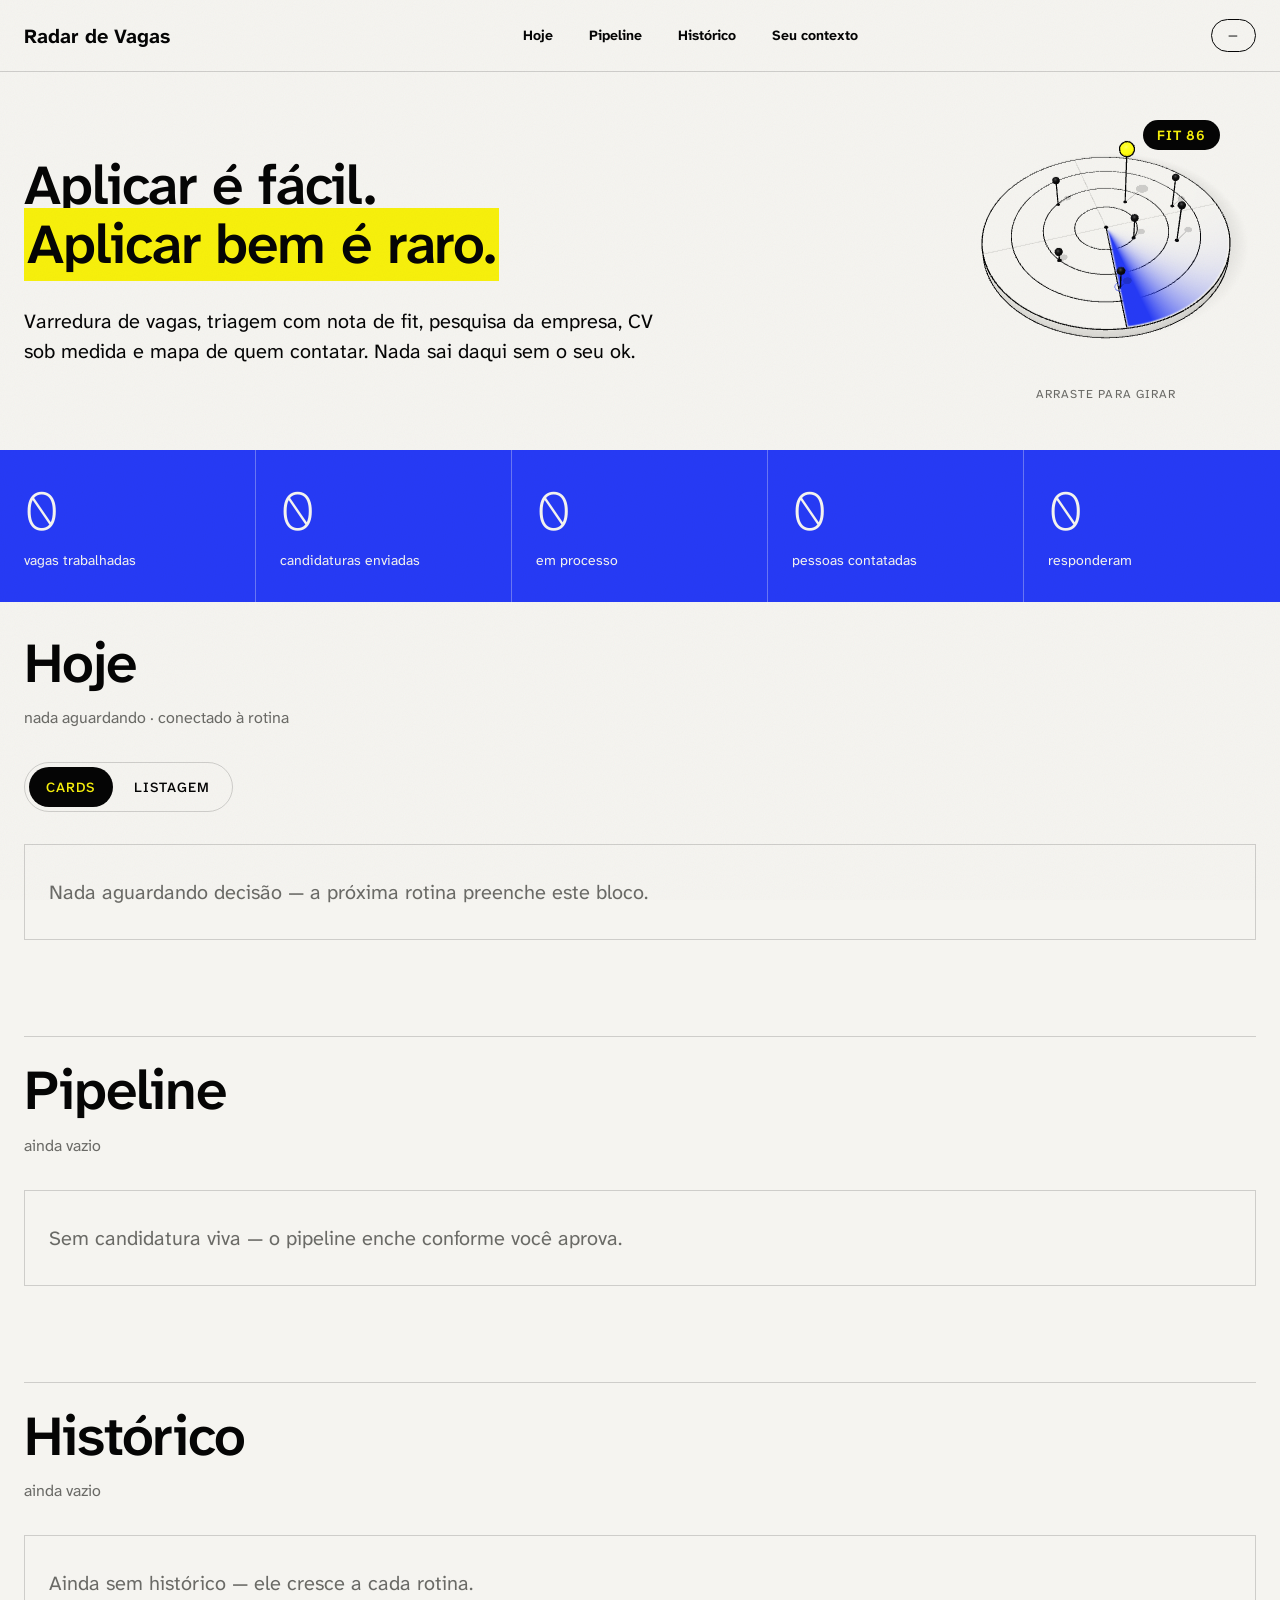
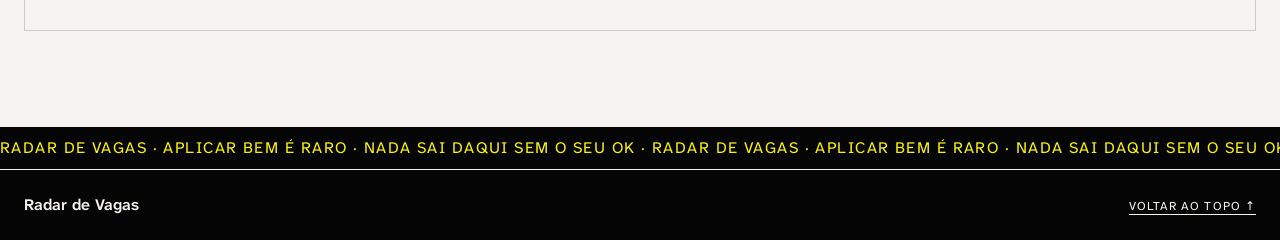
<file: dashboard/index.html>
<!doctype html>
<html lang="pt-BR">
<head>
  <meta charset="utf-8" />
  <meta name="viewport" content="width=device-width, initial-scale=1" />
  <meta name="color-scheme" content="light" />
  <title>Radar de Vagas</title>
  <!-- Dashboard auto-contido: dados injetados por radar/gerar_dados.py -->
  <link rel="stylesheet" href="styles.css?v=1794355612" />
  <!-- Three.js vem junto com o projeto (dashboard/vendor, MIT) para o radar do topo -->
  <script type="importmap">{ "imports": { "three": "./vendor/three.module.min.js" } }</script>
</head>
<body>

  <a class="pular-para" href="#hoje">Pular para as decisões de hoje</a>

  <header class="header">
    <a class="logo" href="#topo">Radar de <em>Vagas</em></a>
    <nav class="nav" aria-label="Principal">
      <a href="#hoje">Hoje</a>
      <a href="#pipeline">Pipeline</a>
      <a href="#historico">Histórico</a>
      <a href="/boas-vindas#contexto" id="nav-contexto" hidden>Seu contexto</a>
    </nav>
    <span class="badge-atualizado" id="atualizado">—</span>
  </header>

  <main>
    <section class="hero wrap" id="topo">
      <div>
        <h1>Aplicar é fácil.<br /><span class="accent">Aplicar bem é raro.</span></h1>
        <p>Varredura de vagas, triagem com nota de fit, pesquisa da empresa, CV sob medida e mapa de quem contatar. Nada sai daqui sem o seu ok.</p>
      </div>
      <figure class="radar" role="img" aria-label="Ilustração de um radar varrendo vagas; cada vaga é um pino da altura da sua nota de fit, e a mais alta, em amarelo, tem fit 86">
        <svg viewBox="0 0 400 400" aria-hidden="true">
          <!-- o facho: forte no ponteiro, some para trás (gira junto com a cunha) -->
          <defs>
            <linearGradient id="radar-facho" gradientUnits="userSpaceOnUse" x1="0" y1="200" x2="0" y2="74">
              <stop offset="0" stop-color="#263AF5" stop-opacity="0.95" />
              <stop offset="1" stop-color="#263AF5" stop-opacity="0" />
            </linearGradient>
          </defs>
          <line class="radar__eixo" x1="4" y1="200" x2="396" y2="200" />
          <line class="radar__eixo" x1="200" y1="4" x2="200" y2="396" />
          <g class="radar__varredura">
            <path class="radar__cunha" d="M200 200 L396 200 A196 196 0 0 0 350.15 74.01 Z" />
            <line class="radar__ponteiro" x1="200" y1="200" x2="396" y2="200" />
          </g>
          <circle class="radar__anel" cx="200" cy="200" r="50" />
          <circle class="radar__anel" cx="200" cy="200" r="100" />
          <circle class="radar__anel" cx="200" cy="200" r="150" />
          <circle class="radar__anel" cx="200" cy="200" r="196" />
          <circle class="radar__ponto" cx="140" cy="122" r="4" />
          <circle class="radar__ponto" cx="112" cy="248" r="4" />
          <circle class="radar__ponto" cx="296" cy="262" r="4" />
          <circle class="radar__ponto" cx="182" cy="324" r="4" />
          <circle class="radar__ponto" cx="322" cy="184" r="4" />
          <circle class="radar__ponto" cx="234" cy="236" r="4" />
          <circle class="radar__ponto" cx="200" cy="200" r="3" />
          <circle class="radar__alvo" cx="250" cy="150" r="10" />
          <g class="radar__selo">
            <rect x="154" y="112" width="82" height="28" rx="14" />
            <text x="195" y="131" text-anchor="middle">FIT 86</text>
          </g>
        </svg>
      </figure>
    </section>

    <section class="faixa-calma" aria-label="Números do Radar">
      <div class="wrap"><div class="stats" id="stats"></div></div>
    </section>

    <section id="hoje" class="secao wrap">
      <h2 class="h2">Hoje<small id="hoje-sub"></small></h2>
      <span class="aviso-exemplo" id="aviso-config" hidden>Config sem pretensão salarial: a rotina vai perguntar antes de aplicar</span>
      <div class="alternar" id="alternar-visao" role="group" aria-label="Visão">
        <button class="btn-decisao" type="button" data-visao="cards">Cards</button>
        <button class="btn-decisao" type="button" data-visao="tabela">Listagem</button>
      </div>
      <div id="hoje-conteudo"></div>
    </section>

    <section id="pipeline" class="secao wrap">
      <h2 class="h2">Pipeline<small id="pipeline-sub"></small></h2>
      <div id="pipeline-lista"></div>
    </section>

    <section id="historico" class="secao wrap">
      <h2 class="h2">Histórico<small id="historico-sub"></small></h2>
      <div id="historico-lista"></div>
    </section>
  </main>

  <div class="barra-decisoes" id="barra-decisoes" hidden>
    <span><strong id="barra-contagem">0</strong> <span id="barra-rotulo">decisões</span></span>
    <button class="btn-copiar" id="btn-copiar" type="button">Copiar para o chat</button>
  </div>
  <div class="toast" id="toast" role="status" aria-live="polite">Decisões copiadas, cole na conversa do Claude</div>


  <!-- fita de fechamento: decorativa, para no hover e com movimento reduzido.
       Dois grupos iguais para o trilho andar metade de si sem emenda -->
  <div class="fita" aria-hidden="true">
    <div class="fita__trilho">
      <span class="fita__grupo">Radar de Vagas · Aplicar bem é raro · Nada sai daqui sem o seu ok · Radar de Vagas · Aplicar bem é raro · Nada sai daqui sem o seu ok · Radar de Vagas · Aplicar bem é raro · Nada sai daqui sem o seu ok ·&nbsp;</span>
      <span class="fita__grupo">Radar de Vagas · Aplicar bem é raro · Nada sai daqui sem o seu ok · Radar de Vagas · Aplicar bem é raro · Nada sai daqui sem o seu ok · Radar de Vagas · Aplicar bem é raro · Nada sai daqui sem o seu ok ·&nbsp;</span>
    </div>
  </div>

  <!-- rodapé montado pelo script a partir de CONFIG.nome e CONFIG.links:
       nada pessoal mora no código -->
  <footer class="footer">
    <div class="wrap footer__grade">
      <div class="footer__marca">
        <strong>Radar de Vagas</strong>
        <span id="rodape-nome" hidden></span>
      </div>
      <nav class="footer__links" id="rodape-links" aria-label="Links do perfil" hidden></nav>
      <a class="footer__topo" href="#topo">Voltar ao topo ↑</a>
    </div>
  </footer>

  <!-- DADOS:INICIO (gerado por radar/gerar_dados.py, não editar à mão) -->
  <script>
  window.REGISTRO = {"dias": []};
  window.VAGAS = {"vagas": [], "pessoas": []};
  window.CONFIG = {};
  </script>
  <!-- DADOS:FIM -->
  <script>
    const R = window.REGISTRO || { dias: [] };
    const V = window.VAGAS || {};
    const CFG = window.CONFIG || {};
    const dias = R.dias || [];

    // datas: aceita "AAAA-MM-DD" e ISO completo com fuso (aprovado_em) e
    // devolve DD.MM.AAAA. Vale o dia como foi gravado, sem converter fuso.
    // Só dígitos passam: o resultado entra direto no HTML sem precisar de esc()
    const fmtData = (iso) => {
      const m = /^(\d{4})-(\d{2})-(\d{2})/.exec(String(iso || ""));
      return m ? `${m[3]}.${m[2]}.${m[1]}` : "—";
    };
    const esc = (s) =>
      String(s ?? "").replace(/[&<>"]/g, (c) =>
        ({ "&": "&amp;", "<": "&lt;", ">": "&gt;", '"': "&quot;" }[c]));
    const pad = (n) => String(n).padStart(2, "0");
    const plural = (n, s, p) => `${n} ${n === 1 ? s : p}`;

    // link só sai para http(s), mailto ou caminho relativo (/cvs/...): um
    // "javascript:" vindo de dado raspado não pode virar href clicável
    const urlSegura = (u) => {
      const s = String(u || "").trim();
      if (!s) return "";
      if (/^[a-z][a-z0-9+.-]*:/i.test(s) && !/^(https?|mailto):/i.test(s)) return "";
      return s;
    };

    // "hoje" é a data local da máquina; a conta de dias usa só a parte de
    // data, então um ISO com hora e fuso conta pelo dia em que foi gravado
    const hojeISO = (() => {
      const d = new Date();
      return `${d.getFullYear()}-${pad(d.getMonth() + 1)}-${pad(d.getDate())}`;
    })();
    const diasDesde = (iso) => {
      const dia = String(iso || "").slice(0, 10);
      if (!/^\d{4}-\d{2}-\d{2}$/.test(dia)) return null;
      return Math.round((new Date(hojeISO) - new Date(dia)) / 86400000);
    };

    // prazos da rotina vêm da config; campo ausente, vazio ou inválido cai
    // no padrão do projeto
    const prazo = (chave, padrao) => {
      const n = Number(CFG[chave]);
      return Number.isFinite(n) && n > 0 ? n : padrao;
    };
    const FOLLOW_UP_DIAS = prazo("follow_up_dias", 7);
    const APROVADO_ALERTA_DIAS = prazo("aprovado_alerta_dias", 3);
    const TRIAGEM_EXPIRA_DIAS = prazo("triagem_expira_dias", 14);

    const MOVIMENTO_REDUZIDO = !!(window.matchMedia
      && window.matchMedia("(prefers-reduced-motion: reduce)").matches);

    // fita: o link vira uma faixa tinta com o rótulo em amarelo, na largura toda do
    // card. O rótulo se repete em número par porque o marquee anda metade do trilho
    const marquee = (url, rotulo) => {
      const href = urlSegura(url);
      if (!href) return "";
      const span = `<span>${esc(rotulo)} ↗</span>`.repeat(10);
      return `<a class="marquee" href="${esc(href)}" target="_blank" rel="noopener">
        <span class="marquee__track" aria-hidden="true">${span}</span>
        <span class="sr-only">${esc(rotulo)} (abre em nova aba)</span></a>`;
    };
    // link curto (perfil, "Ver", "CV"): a mesma tinta com amarelo, do tamanho do rótulo,
    // parado e inteiro, sem trilho cortando o texto
    const linkFita = (url, rotulo) => {
      const href = urlSegura(url);
      if (!href) return "";
      return `<a class="link-fita" href="${esc(href)}" target="_blank" rel="noopener" aria-label="${esc(rotulo)} (abre em nova aba)">${esc(rotulo)} <span aria-hidden="true">↗</span></a>`;
    };

    // de onde a vaga veio, pelo link (docs/fontes-de-vagas.md). Na Gupy e na Sólides o
    // link da vaga já é o da candidatura: um link só, com o nome do portal
    const FONTES = [[/(^|\.)linkedin\.com$/, "LinkedIn", "no"], [/(^|\.)gupy\.io$/, "Gupy", "na"],
                    [/(^|\.)solides\.com\.br$/, "Sólides", "na"]];
    const fonteDe = (url) => {
      let host = "";
      try { host = new URL(urlSegura(url)).hostname; } catch { return null; }
      const f = FONTES.find(([re]) => re.test(host));
      return f ? { nome: f[1], prep: f[2] } : null;
    };
    const viaFonte = (v) => { const f = fonteDe(v.url); return f ? `via ${f.nome}` : ""; };
    const rotuloVer = (v) => {
      const f = fonteDe(v.url);
      return f && f.nome !== "LinkedIn" ? `Ver a vaga ${f.prep} ${f.nome}` : "Ver a vaga";
    };
    const candidaturaFora = (v) => v.url_candidatura && v.url_candidatura !== v.url
      ? `<p class="apoio">${linkFita(v.url_candidatura, "Candidatar no site da empresa")}</p>` : "";

    // ---- identidade: título e rodapé saem da config, nunca do código ----
    const NOME = String(CFG.nome || "").trim();
    if (NOME) {
      document.title = `Radar de Vagas · ${NOME}`;
      const el = document.getElementById("rodape-nome");
      el.textContent = NOME;
      el.hidden = false;
    }
    const rotuloLink = (s) => String(s).trim()
      .replace(/^(https?:\/\/|mailto:)/i, "").replace(/^www\./i, "").replace(/\/+$/, "");
    // endereço sem esquema ("linkedin.com/in/...") ganha https://
    const hrefPerfil = (s) => {
      const v = String(s || "").trim();
      if (!v) return "";
      return /^[a-z][a-z0-9+.-]*:/i.test(v) ? urlSegura(v) : "https://" + v.replace(/^\/+/, "");
    };
    const linksPerfil = Object.values(CFG.links && typeof CFG.links === "object" ? CFG.links : {})
      .map((v) => [hrefPerfil(v), v])
      .filter(([h]) => h);
    if (linksPerfil.length) {
      const el = document.getElementById("rodape-links");
      el.innerHTML = linksPerfil.map(([h, v]) =>
        `<a href="${esc(h)}" target="_blank" rel="noopener">${esc(rotuloLink(v))}</a>`).join("");
      el.hidden = false;
    }

    // ---- aviso de pretensão: a config do painel só diz se ela existe ----
    if (CFG.pretensao_definida === false) {
      document.getElementById("aviso-config").hidden = false;
    }
    if (R.atualizado_em) {
      document.getElementById("atualizado").innerHTML =
        `<span class="badge-rotulo">Atualizado </span>${esc(fmtData(R.atualizado_em))}`;
    }

    // ---- achatar o histórico ----
    const histVagas = [], histPessoas = [];
    for (const dia of dias) {
      (dia.vagas || []).forEach((x) => histVagas.push({ ...x, data: dia.data }));
      (dia.pessoas || []).forEach((x) => histPessoas.push({ ...x, data: dia.data }));
    }

    // ---- o que já saiu como candidatura ----
    // Chave empresa+cargo em minúsculas, a mesma que casa o registro com o
    // vagas.json. Vaga que aparece aqui nunca ganha botão de aplicar de novo,
    // nem nos cards nem na listagem. Se a mesma vaga aparece em mais de um dia,
    // vale a data mais antiga: é quando a candidatura saiu
    const APLICADAS = ["Aplicada", "Networking", "Entrevista", "Oferta"];
    const chaveVaga = (v) => `${v.empresa}||${v.cargo}`.toLowerCase();
    const dataAplicacao = (h) => h.data_candidatura || h.data || "";
    const JA_APLICADAS = new Map();
    for (const h of histVagas) {
      if (!APLICADAS.includes(h.status)) continue;
      const k = chaveVaga(h), atual = JA_APLICADAS.get(k);
      if (!atual || (dataAplicacao(h) && dataAplicacao(h) < dataAplicacao(atual))) JA_APLICADAS.set(k, h);
    }
    const jaAplicada = (v) => JA_APLICADAS.get(chaveVaga(v));
    const pillJaAplicada = (iso) =>
      `<span class="pill pill--calma">Já aplicada${iso ? ` em ${fmtData(iso)}` : ""}</span>`;

    // ---- stats ----
    const cont = (lista, ...st) => lista.filter((x) => st.includes(x.status)).length;
    document.getElementById("stats").innerHTML = [
      [histVagas.length, "vagas trabalhadas"],
      [cont(histVagas, ...APLICADAS), "candidaturas enviadas"],
      [cont(histVagas, "Entrevista", "Oferta"), "em processo"],
      [histPessoas.length, "pessoas contatadas"],
      [cont(histPessoas, "aceito", "respondeu"), "responderam"],
    ].map(([n, l]) => `<div class="stat"><strong>${n}</strong><span>${l}</span></div>`).join("");

    const vazio = (msg) => `<div class="vazio">${msg}</div>`;

    const pillStatus = (s) => {
      const forte = ["Oferta", "Entrevista", "aceito", "respondeu"];
      const solido = ["Aplicada", "Networking", "enviado", "CV pronto"];
      const cls = forte.includes(s) ? "pill pill--accent" : solido.includes(s) ? "pill pill--solid" : "pill";
      return `<span class="${cls}">${esc(s || "—")}</span>`;
    };

    // ============================================================
    // HOJE: triagem e vagas trabalhadas aguardando decisão
    // ============================================================
    const MODO_SERVIDOR = location.protocol === "http:" || location.protocol === "https:";
    // a tela de abertura grava pelo servidor: aberto por duplo clique, o link não teria onde ir
    if (MODO_SERVIDOR) document.getElementById("nav-contexto").hidden = false;
    const ativos = (l) => (l || []).filter((x) => !["recusado", "executado"].includes(x.status));
    const gVagas = ativos(V.vagas), gPessoas = ativos(V.pessoas);
    const completas = gVagas.filter((v) => v.profundidade === "completa");
    const triagem = gVagas.filter((v) => v.profundidade !== "completa");
    const porId = new Map([...gVagas, ...gPessoas].map((x) => [x.id, x]));
    const IDS_PESSOA = new Set((V.pessoas || []).map((p) => p.id));
    const decisoes = new Map(); // modo arquivo: id -> {acao, nota}

    const rotuloDe = (p) => {
      const idx = p.id.match(/\d+$/);
      const grupo = IDS_PESSOA.has(p.id) ? "pessoa" : "vaga";
      return `${grupo} ${idx ? idx[0] : p.id}`;
    };

    const barraFit = (n) => {
      const v = Math.max(0, Math.min(100, Number(n) || 0));
      return `<span class="fit"><span class="fit-barra" aria-hidden="true"><i style="width:${v}%"></i></span><span class="sr-only">fit </span><b>${v}</b></span>`;
    };

    const campos = (pares) => {
      const linhas = pares.filter(([, v]) => v).map(([r, v]) =>
        `<div class="campo"><span class="meta">${esc(r)}</span><p>${esc(v)}</p></div>`);
      return linhas.length ? `<div class="campos">${linhas.join("")}</div>` : "";
    };

    const listaCurta = (rotulo, itens) =>
      itens && itens.length
        ? `<div class="campo"><span class="meta">${esc(rotulo)}</span><ul class="lista-curta">${
            itens.map((x) => `<li>${esc(x)}</li>`).join("")}</ul></div>`
        : "";

    const caixaDecisao = (p, miolo) => `<div class="decisoes" data-id="${esc(p.id)}">${miolo}</div>`;

    const botoes = (p, acoes) => {
      if (p.status === "aprovado")
        return caixaDecisao(p, IDS_PESSOA.has(p.id)
          ? '<span class="pill pill--accent">Marcada para contato</span>'
          : '<span class="pill pill--accent">Aprovado · na fila de execução</span>');
      if (p.status === "aprofundar")
        return caixaDecisao(p, '<span class="pill pill--solid">Aprofundar · na fila de pesquisa</span>');
      if (p.status === "ajuste")
        return caixaDecisao(p, `<span class="pill pill--solid">Ajuste pedido</span>${
          p.nota_ajuste ? `<span class="nota-ajuste">Ajuste: ${esc(p.nota_ajuste)}</span>` : ""}`);
      // no modo arquivo o botão alterna (o segundo clique desfaz), então nasce
      // com aria-pressed; no servidor cada clique é uma ação única
      const pressed = MODO_SERVIDOR ? "" : ' aria-pressed="false"';
      const btns = acoes.map(([acao, rotulo, nome]) =>
        `<button class="btn-decisao" data-acao="${acao}" type="button"${pressed}${
          nome ? ` aria-label="${esc(nome)}"` : ""}>${rotulo}</button>`).join("");
      return caixaDecisao(p, `${btns}<span class="nota-ajuste" data-nota></span>`);
    };

    // vaga que já saiu como candidatura não ganha botão nenhum, só o selo
    const botoesVaga = (v, acoes) => {
      const ap = jaAplicada(v);
      return ap ? caixaDecisao(v, pillJaAplicada(dataAplicacao(ap))) : botoes(v, acoes);
    };

    // ---- accordion: o card fecha e mostra só o que decide ver mais ----
    const chevron = '<span class="chevron" aria-hidden="true"></span>';

    // selo do estado, visível com o card fechado (senão some junto com o corpo)
    const selo = (p) => ({
      aprovado: `<span class="pill pill--accent">${IDS_PESSOA.has(p.id) ? "Marcada para contato" : "Aprovado"}</span>`,
      aprofundar: '<span class="pill pill--solid">A aprofundar</span>',
      ajuste: '<span class="pill pill--solid">Ajuste pedido</span>',
    }[p.status] || "");

    // sinais são HTML pronto ou texto já seguro, nunca entrada crua
    const sinais = (itens) => {
      const l = itens.filter(Boolean);
      return l.length ? `<span class="sinais">${l.map((s) => `<span>${s}</span>`).join("")}</span>` : "";
    };

    const marcas = (itens) => {
      const l = itens.filter(Boolean);
      return l.length ? `<div class="marcas">${l.join("")}</div>` : "";
    };

    // aprovada que não sai vira vaga fechada: mostra quando foi aprovada e,
    // passado o prazo da config, alerta em magenta
    const avisoAprovada = (v) => {
      if (v.status !== "aprovado" || !v.aprovado_em || jaAplicada(v)) return "";
      const d = diasDesde(v.aprovado_em);
      const quando = `<span class="data-entrada">aprovada em ${fmtData(v.aprovado_em)}</span>`;
      return d !== null && d >= APROVADO_ALERTA_DIAS
        ? `${quando}<span class="alerta">Aprovada há ${plural(d, "dia", "dias")} e ainda não enviada</span>`
        : quando;
    };

    // data de entrada no Radar: as antigas foram reconstruídas como limite
    // superior (histórico + backups) e levam til; as novas gravam data exata.
    // Triagem sem decisão parada além do prazo da config vira alerta
    const seloEntrada = (v) => {
      if (!v.adicionada_em) return "";
      const d = diasDesde(v.adicionada_em);
      if (v.profundidade === "triagem" && v.status === "proposto" && !jaAplicada(v)
          && d !== null && d >= TRIAGEM_EXPIRA_DIAS)
        return `<span class="alerta">Na mesa há ${plural(d, "dia", "dias")}, decida ou descarte</span>`;
      return `<span class="data-entrada${v.adicionada_em_aprox ? " data-entrada--aprox" : ""}"${
          v.adicionada_em_aprox ? ' title="Data reconstruída: limite superior. Vagas novas gravam a data exata."' : ""
        }>entrou ${v.adicionada_em_aprox ? "~" : ""}${fmtData(v.adicionada_em)}</span>`;
    };

    const tese = (texto) => texto
      ? `<div class="tese"><span class="tese__rotulo">Ângulo</span><p>${esc(texto)}</p></div>`
      : "";

    const blocoVagaCompleta = (v, i) => {
      const gente = gPessoas.filter((p) => p.vaga_id === v.id);
      const flags = (v.red_flags || []).length;
      const ap = jaAplicada(v);
      return `
      <details class="proposta" data-item="${esc(v.id)}">
        <summary>
          <span class="meta num">${pad(i + 1)}</span>
          <div class="resumo">
            <div class="vaga-head">
              <h3>${esc(v.empresa)} — ${esc(v.cargo)}</h3>
              ${barraFit(v.fit)}
            </div>
            <p class="apoio">${esc([v.local, v.modelo, v.porta ? `porta ${tituloPorta(v.porta)}` : "", viaFonte(v)].filter(Boolean).join(" · "))}</p>
            ${sinais([
              ap ? pillJaAplicada(dataAplicacao(ap)) : selo(v),
              v.cv ? "CV pronto" : "",
              gente.length ? plural(gente.length, "pessoa", "pessoas") : "",
              flags ? plural(flags, "red flag", "red flags") : "",
            ])}
            ${marcas([avisoAprovada(v)])}
          </div>
          ${chevron}
        </summary>
        <div class="proposta-corpo">
          ${tese(v.angulo)}
          ${campos([
            ["Salário", [v.salario, v.salario_fonte && `(${v.salario_fonte})`].filter(Boolean).join(" ")],
            ["Fit", v.fit_resumo],
          ])}
          ${listaCurta("Forças diretas", v.forcas)}
          ${listaCurta("Lacunas honestas", v.lacunas)}
          ${listaCurta("Red flags", v.red_flags)}
          ${listaCurta("Sobre a empresa", v.empresa_contexto)}
          ${listaCurta("Melhorias que esta vaga sugere", v.melhorias)}
          ${blocoCv(v, "CV sob medida")}
          <p class="apoio">${marquee(v.url, rotuloVer(v))}</p>
          ${candidaturaFora(v)}
          ${botoesVaga(v, [["aprovar", "✓ Aprovar candidatura"], ["ajustar", "✎ Ajustar"], ["pular", "✕ Descartar"]])}
          ${pessoasDaVaga(v.id)}
        </div>
      </details>`;
    };

    const blocoCv = (a, rotulo) => {
      const cv = urlSegura(a.cv);
      if (!cv) return "";
      const prev = urlSegura(a.cv_preview);
      return `<div class="cv-bloco">
        ${prev ? `<a href="${esc(cv)}" target="_blank" rel="noopener"><img src="${esc(prev)}?t=${Date.now()}" alt="Preview do CV adaptado" loading="lazy" /></a>` : ""}
        <div>
          <span class="meta">${esc(rotulo)}</span>
          <p><a href="${esc(cv)}" target="_blank" rel="noopener">${esc(cv.split("/").pop())}</a></p>
          ${a.cv_racional ? `<p class="apoio">${esc(a.cv_racional)}</p>` : ""}
        </div>
      </div>`;
    };

    // pessoas-chave ficam dentro do card da vaga, em accordion próprio: são
    // três por vaga, e abertas empurram o botão da vaga para longe
    const pessoasDaVaga = (vagaId) => {
      const lista = gPessoas.filter((p) => p.vaga_id === vagaId);
      if (!lista.length) return "";
      return `<details class="pessoas-da-vaga">
        <summary>
          <span class="meta">Pessoas-chave desta vaga · ${plural(lista.length, "pessoa", "pessoas")}</span>
          ${chevron}
        </summary>
        <div>${lista.map(blocoPessoa).join("")}</div>
      </details>`;
    };

    const blocoTriagem = (v, i) => {
      const flags = (v.red_flags || []).length;
      const ap = jaAplicada(v);
      return `
      <details class="proposta" data-item="${esc(v.id)}">
        <summary>
          <span class="meta num">${pad(i + 1)}</span>
          <div class="resumo">
            <div class="vaga-head">
              <h3>${esc(v.empresa)} — ${esc(v.cargo)}</h3>
              ${barraFit(v.fit)}
            </div>
            <p class="apoio">${esc([v.local, v.modelo, v.salario, viaFonte(v)].filter(Boolean).join(" · "))}</p>
            ${sinais([ap ? pillJaAplicada(dataAplicacao(ap)) : selo(v), flags ? plural(flags, "red flag", "red flags") : ""])}
            ${marcas([seloEntrada(v)])}
          </div>
          ${chevron}
        </summary>
        <div class="proposta-corpo">
          ${v.fit_resumo ? `<p>${esc(v.fit_resumo)}</p>` : ""}
          ${listaCurta("Red flags", v.red_flags)}
          <p class="apoio">${marquee(v.url, rotuloVer(v))}</p>
          ${botoesVaga(v, [["aprofundar", "↳ Aprofundar"], ["pular", "✕ Descartar"]])}
        </div>
      </details>`;
    };

    // iniciais no lugar da foto: as URLs de foto do LinkedIn são assinadas e
    // expiram, então o avatar é gerado aqui e o link leva ao perfil real.
    // Primeira letra do primeiro nome + primeira do último; nome único, uma letra
    const iniciais = (nome) => {
      const partes = String(nome || "").trim().split(/\s+/).filter(Boolean);
      if (!partes.length) return "";
      const primeira = [...partes[0]][0];
      const ultima = partes.length > 1 ? [...partes[partes.length - 1]][0] : "";
      return (primeira + ultima).toUpperCase();
    };

    const primeiroGrau = (p) => p.grau === "1º";

    // o projeto mapeia quem contatar, mas não escreve a mensagem: o card mostra
    // papel, grau de conexão e por que esta pessoa, e a decisão é só marcar
    const blocoPessoa = (p) => {
      const perfil = urlSegura(p.url);
      return `
      <article class="proposta pessoa" data-item="${esc(p.id)}">
        <span class="avatar" aria-hidden="true">${esc(iniciais(p.nome))}</span>
        <div class="pessoa-corpo">
          <div class="vaga-head">
            <h4>${perfil ? `<a href="${esc(perfil)}" target="_blank" rel="noopener">${esc(p.nome)}</a>` : esc(p.nome)}</h4>
            ${p.grau ? `<span class="pill${primeiroGrau(p) ? " pill--accent" : ""}">${esc(p.grau)} grau</span>` : ""}
          </div>
          <p class="apoio">${esc([p.cargo, p.empresa].filter(Boolean).join(" · "))}</p>
          ${p.papel ? `<p class="meta papel">${esc(p.papel)}</p>` : ""}
          ${p.porque ? `<div class="campo"><span class="meta">Por que esta pessoa</span><p>${esc(p.porque)}</p></div>` : ""}
          <p class="apoio">${linkFita(p.url, "Abrir o perfil")}</p>
          ${botoes(p, [["aprovar", "✓ Vou contatar"], ["pular", "✕ Pular"]])}
        </div>
      </article>`;
    };

    const btnExpandir = '<button class="btn-decisao btn-expandir" type="button" data-expandir>Expandir tudo</button>';

    const subsecao = (titulo, itens, tpl) =>
      itens.length
        ? `<div class="subsecao">
            <div class="sub-header">
              <span class="meta">${titulo}</span>
              ${btnExpandir}
            </div>
            ${itens.map(tpl).join("")}
          </div>`
        : "";

    const hojeVazio = !gVagas.length && !gPessoas.length;
    document.getElementById("hoje-sub").textContent = (hojeVazio
      ? "nada aguardando"
      : `${completas.length} vagas trabalhadas · ${triagem.length} na triagem · ${gPessoas.length} pessoas${V.data ? " · varredura de " + fmtData(V.data) : ""}`)
      + (MODO_SERVIDOR ? " · conectado à rotina" : " · modo leitura: decisões via copiar para o chat");

    const subsecaoTriagem = `
      <div class="subsecao" id="subsecao-triagem">
        <div class="sub-header">
          <span class="meta">Triagem do dia — aprofunde ou descarte${V.resumo_busca ? " · " + esc(V.resumo_busca) : ""}</span>
          <span class="sub-acoes">
            ${btnExpandir}
            <button class="btn-decisao btn-nova-pesquisa" id="btn-nova-busca" type="button">⟳ Nova varredura</button>
          </span>
        </div>
        <div id="triagem-lista">${triagem.length
          ? triagem.map(blocoTriagem).join("")
          : '<div class="vazio">Nada na triagem — peça uma nova varredura acima.</div>'}</div>
      </div>`;

    // ============================================================
    // VISÃO EM LISTAGEM: o Radar inteiro em uma linha por vaga,
    // com filtro e ordenação. Une o que aguarda decisão (vagas.json)
    // com o que já foi executado (registro.json), para servir de
    // confirmação do que foi aplicado e quando.
    // ============================================================
    const universo = (() => {
      const mapa = new Map();
      // base: tudo do Radar, inclusive recusado e executado (a listagem mostra o todo)
      for (const v of (V.vagas || [])) {
        mapa.set(chaveVaga(v), { ...v, radar: v.status, pipeline: null });
      }
      // sobrepõe o histórico executado, que é a fonte da verdade do pipeline
      for (const h of histVagas) {
        const k = chaveVaga(h);
        const base = mapa.get(k) || {};
        mapa.set(k, {
          ...base, ...h,
          fit: base.fit ?? h.fit,
          fit_resumo: base.fit_resumo || h.angulo || "",
          red_flags: base.red_flags || [],
          porta: base.porta, profundidade: base.profundidade,
          id: base.id || h.empresa,
          radar: base.radar || null,
          pipeline: h.status,
          data_registro: h.data,
          adicionada_em: base.adicionada_em || h.data || null,
          adicionada_em_aprox: base.adicionada_em ? base.adicionada_em_aprox : !!h.data,
        });
      }
      return [...mapa.values()];
    })();

    const estadoDe = (v) => {
      if (v.pipeline) return v.pipeline;
      return ({
        proposto: "Aguardando você",
        aprovado: "Aprovada, a enviar",
        ajuste: "Em ajuste",
        aprofundar: "A aprofundar",
        recusado: "Descartada",
        executado: "Executada",
      })[v.radar] || "—";
    };

    // as portas são as de cada pessoa (config.objetivo.portas): um filtro por porta
    const PORTAS = (Array.isArray(CFG.portas) ? CFG.portas : []).filter((p) => p && p.id);
    const tituloPorta = (id) => (PORTAS.find((p) => p.id === id) || {}).titulo || id;

    const FILTROS = [
      ["todas", "Todas"],
      ["aplicadas", "Aplicadas"],
      ["aenviar", "Aprovadas, a enviar"],
      ["aguardando", "Aguardando você"],
      ["completa", "Trabalhadas"],
      ["triagem", "Triagem"],
      ...PORTAS.map((p) => [`porta:${p.id}`, p.titulo]),
    ];

    const passaFiltro = (v, f) => {
      if (f.startsWith("porta:")) return v.porta === f.slice("porta:".length);
      switch (f) {
        case "aplicadas": return APLICADAS.includes(v.pipeline);
        case "aenviar": return v.radar === "aprovado";
        case "aguardando": return v.radar === "proposto";
        case "completa": return v.profundidade === "completa";
        case "triagem": return v.profundidade === "triagem";
        default: return true;
      }
    };

    const ORDENS = [
      ["adicionada-desc", "Mais novas"],
      ["adicionada-asc", "Mais antigas"],
      ["fit-desc", "Mais fit"],
      ["fit-asc", "Menos fit"],
      ["aplicada-desc", "Aplicada mais recente"],
      ["aplicada-asc", "Aplicada mais antiga"],
      ["empresa", "Empresa A-Z"],
      ["estado", "Estado"],
    ];

    const PESO_ESTADO = ["Oferta", "Entrevista", "Networking", "Aplicada", "CV pronto",
      "Aprovada, a enviar", "Em ajuste", "A aprofundar", "Aguardando você", "Analisada",
      "Executada", "Recusada", "Encerrada", "Descartada", "—"];

    const ordenar = (lista, o) => {
      const arr = [...lista];
      const dt = (v) => v.data_candidatura || "";
      const de = (v) => v.adicionada_em || "";
      const cmp = {
        // vaga sem data de entrada vai para o fim nas duas direções: "mais
        // antigas" não pode ser sequestrada por quem simplesmente não tem data
        "adicionada-desc": (a, b) => (de(b) || "").localeCompare(de(a) || "")
          || (Number(b.fit) || 0) - (Number(a.fit) || 0),
        "adicionada-asc": (a, b) => {
          if (!de(a) && !de(b)) return (Number(b.fit) || 0) - (Number(a.fit) || 0);
          if (!de(a)) return 1;
          if (!de(b)) return -1;
          return de(a).localeCompare(de(b)) || (Number(b.fit) || 0) - (Number(a.fit) || 0);
        },
        "fit-desc": (a, b) => (Number(b.fit) || 0) - (Number(a.fit) || 0),
        "fit-asc": (a, b) => (Number(a.fit) || 0) - (Number(b.fit) || 0),
        "aplicada-desc": (a, b) => dt(b).localeCompare(dt(a)) || (Number(b.fit) || 0) - (Number(a.fit) || 0),
        "aplicada-asc": (a, b) => {
          if (!dt(a) && !dt(b)) return (Number(b.fit) || 0) - (Number(a.fit) || 0);
          if (!dt(a)) return 1;
          if (!dt(b)) return -1;
          return dt(a).localeCompare(dt(b));
        },
        empresa: (a, b) => String(a.empresa).localeCompare(String(b.empresa), "pt-BR"),
        estado: (a, b) => PESO_ESTADO.indexOf(estadoDe(a)) - PESO_ESTADO.indexOf(estadoDe(b))
          || (Number(b.fit) || 0) - (Number(a.fit) || 0),
      }[o] || cmp0;
      return arr.sort(cmp);
    };
    function cmp0(a, b) { return (Number(b.fit) || 0) - (Number(a.fit) || 0); }

    let filtroAtual = "todas", ordemAtual = "fit-desc";
    try {
      filtroAtual = localStorage.getItem("radar-filtro") || "todas";
      ordemAtual = localStorage.getItem("radar-ordem") || "fit-desc";
    } catch {}
    // filtro guardado de uma porta que não existe mais (ou de versão antiga) volta para "todas"
    if (!FILTROS.some(([k]) => k === filtroAtual)) filtroAtual = "todas";

    const ORDENAVEL = { Vaga: "fit-desc", Empresa: "empresa", "Entrou em": "adicionada-desc",
      "Aplicada em": "aplicada-desc", Estado: "estado" };

    const tabela = () => {
      const filtradas = universo.filter((v) => passaFiltro(v, filtroAtual));
      const lista = ordenar(filtradas, ordemAtual);
      const nAplicadas = universo.filter((v) => APLICADAS.includes(v.pipeline)).length;

      const controles = `
        <div class="filtros" role="group" aria-label="Filtrar e ordenar a listagem">
          <div class="filtros-linha">
            <span class="filtros-rotulo">Ver</span>
            ${FILTROS.map(([k, r]) => {
              const n = universo.filter((v) => passaFiltro(v, k)).length;
              return `<button class="btn-decisao${k === filtroAtual ? " ativa--aprovar" : ""}" type="button" data-filtro="${k}" aria-pressed="${k === filtroAtual}">${r} <span class="filtros-n">${n}</span></button>`;
            }).join("")}
          </div>
          <div class="filtros-linha">
            <span class="filtros-rotulo">Ordenar</span>
            ${ORDENS.map(([k, r]) =>
              `<button class="btn-decisao${k === ordemAtual ? " ativa--ajustar" : ""}" type="button" data-ordem="${k}" aria-pressed="${k === ordemAtual}">${r}</button>`).join("")}
          </div>
          <p class="filtros-resumo">${lista.length} de ${universo.length} vagas no Radar · <strong>${nAplicadas}</strong> ${nAplicadas === 1 ? "candidatura confirmada" : "candidaturas confirmadas"}</p>
        </div>`;

      if (!lista.length) return controles + vazio("Nenhuma vaga neste filtro.");

      // decisão direto da linha: a listagem é onde dá pra comparar tudo lado a
      // lado. Só rende botão em vaga que ainda está no Radar aguardando decisão;
      // o que já virou histórico (pipeline) não se decide de novo, e o que já
      // saiu como candidatura mostra quando saiu. Triagem não aplica direto:
      // primeiro aprofunda (pesquisa, ângulo e CV), depois se decide aplicar
      const decisaoLinha = (v) => {
        if (APLICADAS.includes(v.pipeline)) return pillJaAplicada(v.data_candidatura || v.data_registro);
        if (v.pipeline || !v.radar) return "—";
        if (v.radar === "aprovado") {
          const d = diasDesde(v.aprovado_em);
          return `<div class="celula-pilha"><span class="pill pill--accent">Na fila</span>${
            v.aprovado_em ? `<span class="data-entrada">aprovada em ${fmtData(v.aprovado_em)}</span>` : ""}${
            d !== null && d >= APROVADO_ALERTA_DIAS ? `<span class="alerta">Há ${plural(d, "dia", "dias")} sem envio</span>` : ""}</div>`;
        }
        if (v.radar === "aprofundar") return '<span class="pill pill--solid">A aprofundar</span>';
        if (v.radar === "ajuste") return '<span class="pill pill--solid">Em ajuste</span>';
        if (v.radar !== "proposto") return "—";
        const acoes = v.profundidade === "triagem"
          ? [["aprofundar", "↳ Aprofundar"], ["pular", "✕", "Descartar"]]
          : [["aprovar", "✓ Aplicar"], ["ajustar", "✎", "Ajustar"], ["pular", "✕", "Descartar"]];
        const pressed = MODO_SERVIDOR ? "" : ' aria-pressed="false"';
        return `<div class="decisoes decisoes--linha" data-id="${esc(v.id)}">${acoes.map(([a, r, nome]) =>
          `<button class="btn-decisao btn-decisao--mini" data-acao="${a}" type="button"${pressed}${
            nome ? ` aria-label="${nome}"` : ""}>${r}</button>`).join("")
        }<span class="nota-ajuste" data-nota></span></div>`;
      };

      const celulaEntrada = (v) => {
        if (!v.adicionada_em) return "—";
        const data = `<span class="data-entrada${v.adicionada_em_aprox ? " data-entrada--aprox" : ""}"${
          v.adicionada_em_aprox ? ' title="Data reconstruída: limite superior a partir do histórico e dos backups. Vagas novas gravam a data exata."' : ""
        }>${v.adicionada_em_aprox ? "~" : ""}${fmtData(v.adicionada_em)}</span>`;
        const d = diasDesde(v.adicionada_em);
        const parada = v.profundidade === "triagem" && v.radar === "proposto" && !v.pipeline
          && d !== null && d >= TRIAGEM_EXPIRA_DIAS;
        return parada
          ? `<div class="celula-pilha">${data}<span class="alerta">Na mesa há ${plural(d, "dia", "dias")}</span></div>`
          : data;
      };

      const linkSeguro = (u, rotulo) => {
        const h = urlSegura(u);
        return h ? `<a href="${esc(h)}" target="_blank" rel="noopener">${rotulo}</a>` : "";
      };

      const linhas = lista.map((v) => {
        const gente = gPessoas.filter((p) => p.vaga_id === v.id);
        const obs = [v.fit_resumo, (v.red_flags || [])[0]].filter(Boolean).join(" | ");
        const aplicada = APLICADAS.includes(v.pipeline);
        const links = [linkSeguro(v.url, "abrir"), linkSeguro(v.cv, "CV")].filter(Boolean).join(" · ");
        return `<tr${aplicada ? ' class="linha--aplicada"' : ""}>
          <td data-r="Vaga"><strong>${esc(v.cargo)}</strong><span class="fit-mini">fit ${esc(v.fit ?? "—")}</span></td>
          <td data-r="Empresa">${esc(v.empresa)}</td>
          <td data-r="Estado">${pillStatus(estadoDe(v))}</td>
          <td data-r="Decisão">${decisaoLinha(v)}</td>
          <td data-r="Entrou em">${celulaEntrada(v)}</td>
          <td data-r="Aplicada em">${v.data_candidatura ? fmtData(v.data_candidatura) : "—"}</td>
          <td data-r="Link">${links || "—"}</td>
          <td data-r="Pretensão">${esc(v.salario || "—")}</td>
          <td data-r="Decisores">${gente.length
            ? gente.map((p) => linkSeguro(p.url, esc(p.nome)) || esc(p.nome)).join("<br>")
            : "—"}</td>
          <td data-r="Próximo passo">${esc(v.proximo_passo || "—")}</td>
          <td data-r="Observação">${esc(obs || "—")}</td>
        </tr>`;
      }).join("");

      const th = (rotulo) => {
        const o = ORDENAVEL[rotulo];
        if (!o) return `<th scope="col">${rotulo}</th>`;
        const ativa = ordemAtual.startsWith(o.split("-")[0]);
        const asc = ativa && ordemAtual.endsWith("-asc");
        return `<th scope="col"><button class="th-ordena${ativa ? " th-ordena--ativa" : ""}${asc ? " th-ordena--asc" : ""}" type="button" data-ordem="${o}">${rotulo}</button></th>`;
      };

      return controles + `<div class="tabela-wrap"><table class="tabela-vagas">
        <thead><tr>
          ${["Vaga", "Empresa", "Estado", "Decisão", "Entrou em", "Aplicada em", "Link", "Pretensão", "Decisores", "Próximo passo", "Observação"].map(th).join("")}
        </tr></thead>
        <tbody>${linhas}</tbody>
      </table></div>`;
    };

    const conteudoCards = () => (hojeVazio && !V.data
      ? vazio("Nada aguardando decisão — a próxima rotina preenche este bloco.")
      : subsecao("Vagas trabalhadas — pesquisa, ângulo, CV e pessoas", completas, blocoVagaCompleta)
        + subsecaoTriagem);

    const alvo = document.getElementById("hoje-conteudo");
    let modoAtual = "cards";
    const renderizar = (modo) => {
      modoAtual = modo;
      document.querySelectorAll("#alternar-visao button").forEach((b) => {
        const ativa = b.dataset.visao === modo;
        b.classList.toggle("ativa--aprovar", ativa);
        b.setAttribute("aria-pressed", String(ativa));
      });
      alvo.innerHTML = modo === "tabela" ? tabela() : conteudoCards();
      try { localStorage.setItem("radar-visao", modo); } catch {}
    };

    let visaoInicial = "cards";
    try { visaoInicial = localStorage.getItem("radar-visao") || "cards"; } catch {}
    renderizar(visaoInicial === "tabela" ? "tabela" : "cards");

    document.getElementById("alternar-visao").addEventListener("click", (ev) => {
      const b = ev.target.closest("button[data-visao]");
      if (b) renderizar(b.dataset.visao);
    });

    // filtro e ordenação da listagem (inclui clique no cabeçalho da coluna)
    alvo.addEventListener("click", (ev) => {
      // abre ou fecha todos os cards da subseção em que o botão está
      const be = ev.target.closest("button[data-expandir]");
      if (be) {
        const escopo = be.closest(".subsecao") || alvo;
        const cards = escopo.querySelectorAll("details.proposta");
        const abrir = [...cards].some((d) => !d.open);
        cards.forEach((d) => (d.open = abrir));
        be.textContent = abrir ? "Recolher tudo" : "Expandir tudo";
        return;
      }
      const bf = ev.target.closest("button[data-filtro]");
      if (bf) {
        filtroAtual = bf.dataset.filtro;
        try { localStorage.setItem("radar-filtro", filtroAtual); } catch {}
        renderizar("tabela");
        return;
      }
      const bo = ev.target.closest("button[data-ordem]");
      if (bo) {
        let nova = bo.dataset.ordem;
        // clicar de novo na mesma COLUNA inverte a direção. Só no cabeçalho:
        // botão explícito ("Mais novas", "Mais antigas") pede uma direção
        // nomeada, e invertê-la faria o botão fazer o contrário do que diz
        if (bo.classList.contains("th-ordena")
            && nova.includes("-") && ordemAtual.split("-")[0] === nova.split("-")[0]) {
          nova = ordemAtual.endsWith("-desc")
            ? nova.replace("-desc", "-asc")
            : nova.replace("-asc", "-desc");
        }
        ordemAtual = nova;
        try { localStorage.setItem("radar-ordem", ordemAtual); } catch {}
        renderizar("tabela");
      }
    });

    // ============================================================
    // PIPELINE: vagas vivas do histórico, por status
    // ============================================================
    const ORDEM = ["Oferta", "Entrevista", "Networking", "Aplicada", "CV pronto", "Analisada"];
    const vivas = histVagas.filter((v) => ORDEM.includes(v.status));

    // A análise completa de cada vaga (fit, forças, lacunas, red flags, contexto,
    // ângulo, CV) vive no vagas.json e não no registro. Depois de aplicada a vaga
    // vira "executado" e sai da seção Hoje, então a análise ficava invisível justo
    // quando você mais precisa dela: antes de uma conversa com recrutador. Aqui o
    // registro é casado com o vagas.json por empresa + cargo para trazer o corpo de
    // volta, em modo leitura (sem botão de decisão: a decisão já foi tomada).
    // chaveVaga(v) já existe acima (empresa||cargo em minúsculas) e é a mesma
    // chave usada para casar registro com vagas.json: reaproveitada aqui.
    const ANALISES = new Map((V.vagas || []).map((v) => [chaveVaga(v), v]));
    const analiseDe = (v) => ANALISES.get(chaveVaga(v));

    const corpoAnalise = (a, gente) => `
      ${tese(a.angulo)}
      ${campos([
        ["Salário", [a.salario, a.salario_fonte && `(${a.salario_fonte})`].filter(Boolean).join(" ")],
        ["Fit", a.fit_resumo],
      ])}
      ${listaCurta("Forças diretas", a.forcas)}
      ${listaCurta("Lacunas honestas", a.lacunas)}
      ${listaCurta("Red flags", a.red_flags)}
      ${listaCurta("Sobre a empresa", a.empresa_contexto)}
      ${listaCurta("Melhorias que esta vaga sugere", a.melhorias)}
      ${blocoCv(a, "CV enviado")}
      ${gente && gente.length ? `<div class="campo"><span class="meta">Pessoas mapeadas nesta vaga</span><ul class="lista-curta">${
        gente.map((p) => `<li>${esc([p.nome, p.cargo, p.papel].filter(Boolean).join(" · "))}${
          p.status ? ` — ${esc(p.status)}` : ""}</li>`).join("")}</ul></div>` : ""}`;

    // pessoas do registro (já contatadas) + as ainda propostas no vagas.json
    const pessoasDaEmpresa = (a, empresa) => {
      const alvo = String(empresa || "").trim().toLowerCase();
      const doPlano = (V.pessoas || []).filter((p) =>
        (a && p.vaga_id === a.id) ||
        String(p.empresa || "").trim().toLowerCase() === alvo);
      const doHist = histPessoas.filter((p) =>
        String(p.empresa || "").trim().toLowerCase() === alvo);
      const vistos = new Set(), out = [];
      for (const p of [...doHist, ...doPlano]) {
        const k = String(p.nome || "").trim().toLowerCase();
        if (!k || vistos.has(k)) continue;
        vistos.add(k); out.push(p);
      }
      return out;
    };

    const linhaPipeline = (v, i) => {
      const d = diasDesde(v.data_candidatura || v.data);
      const vencido = ["Aplicada", "Networking"].includes(v.status) && d !== null && d >= FOLLOW_UP_DIAS;
      const a = analiseDe(v);
      const cabeca = `
          <span class="meta num">${pad(i + 1)}</span>
          <span class="data">${fmtData(v.data_candidatura || v.data)}</span>
          <div class="principal">
            <div class="vaga-head">
              <h3>${esc(v.empresa)} — ${esc(v.cargo)}</h3>
              ${a ? barraFit(a.fit) : ""}
            </div>
            <p>${esc([v.local, v.modelo, v.salario, viaFonte(v)].filter(Boolean).join(" · "))}</p>
            ${v.proximo_passo ? `<p>Próximo passo: ${esc(v.proximo_passo)}</p>` : ""}
            ${vencido ? `<p class="alerta">Sem resposta há ${d} dias, follow-up vencido</p>` : ""}
            ${a ? sinais([
              a.cv ? "CV enviado" : "",
              (a.red_flags || []).length ? plural(a.red_flags.length, "red flag", "red flags") : "",
              "abrir para a análise completa",
            ]) : ""}
          </div>
          <div class="acoes">${pillStatus(v.status)}${linkFita(v.url, "Ver")}</div>`;
      if (!a) return `<article class="linha">${cabeca}</article>`;
      const gente = pessoasDaEmpresa(a, v.empresa);
      return `
        <details class="linha linha--abre">
          <summary>${cabeca}${chevron}</summary>
          <div class="proposta-corpo">
            ${corpoAnalise(a, gente)}
            ${v.notas ? `<div class="campo"><span class="meta">Notas da candidatura</span><p>${esc(v.notas)}</p></div>` : ""}
          </div>
        </details>`;
    };

    vivas.sort((a, b) => ORDEM.indexOf(a.status) - ORDEM.indexOf(b.status));
    document.getElementById("pipeline-sub").textContent = vivas.length
      ? `${vivas.length} ${vivas.length === 1 ? "vaga viva" : "vagas vivas"}`
      : "ainda vazio";
    document.getElementById("pipeline-lista").innerHTML = vivas.length
      ? vivas.map(linhaPipeline).join("")
      : vazio("Sem candidatura viva — o pipeline enche conforme você aprova.");

    // ============================================================
    // HISTÓRICO: por dia
    // ============================================================
    const itensDoDia = (dia) => [
      ...(dia.vagas || []).map((x) => ({ ...x, _tipo: "Vaga" })),
      ...(dia.pessoas || []).map((x) => ({ ...x, _tipo: "Pessoa" })),
    ];

    const linhaHist = (it, i) => {
      const titulo = it._tipo === "Vaga" ? `${it.empresa} — ${it.cargo}` : it.nome;
      const apoio = it._tipo === "Vaga"
        ? [it.local, it.modelo, it.salario, it.angulo].filter(Boolean).join(" · ")
        : [it.cargo, it.empresa, it.papel].filter(Boolean).join(" · ");
      const porque = it._tipo === "Pessoa" ? it.porque : "";
      return `
        <article class="linha">
          <span class="meta num">${pad(i + 1)}</span>
          <span class="data">${it._tipo}</span>
          <div class="principal">
            <h3>${esc(titulo)}</h3>
            ${apoio ? `<p>${esc(apoio)}</p>` : ""}
            ${porque ? `<p>${esc(porque)}</p>` : ""}
          </div>
          <div class="acoes">${pillStatus(it.status)}${linkFita(it.url, "Ver")}${
            it.cv ? linkFita(it.cv, "CV") : ""}</div>
        </article>`;
    };

    const resumoDia = (dia) => [
      [(dia.vagas || []).length, "vaga", "vagas"],
      [(dia.pessoas || []).length, "pessoa", "pessoas"],
    ].filter(([n]) => n).map(([n, s, p]) => `${n} ${n === 1 ? s : p}`).join(" · ");

    // observacoes é lista no registro; texto solto também vale
    const obsDoDia = (dia) => [].concat(dia.observacoes || []).filter(Boolean);

    const blocoDia = (dia) => `
      <div class="dia-bloco">
        <div class="dia-header">
          <span class="dia-data">${fmtData(dia.data)}</span>
          <span class="meta">${resumoDia(dia) || "sem ações"}</span>
        </div>
        ${itensDoDia(dia).map(linhaHist).join("")}
        ${obsDoDia(dia).map((o) => `<p class="dia-obs">${esc(o)}</p>`).join("")}
      </div>`;

    document.getElementById("historico-sub").textContent = dias.length
      ? `${dias.length} ${dias.length === 1 ? "dia" : "dias"}`
      : "ainda vazio";
    document.getElementById("historico-lista").innerHTML = dias.length
      ? dias.map(blocoDia).join("")
      : vazio("Ainda sem histórico — ele cresce a cada rotina.");

    // ============================================================
    // Interação: decidir item a item
    // ============================================================
    const barra = document.getElementById("barra-decisoes");
    const contagem = document.getElementById("barra-contagem");
    const toast = document.getElementById("toast");

    const atualizarBarra = () => {
      contagem.textContent = decisoes.size;
      document.getElementById("barra-rotulo").textContent = decisoes.size === 1 ? "decisão" : "decisões";
      barra.hidden = decisoes.size === 0;
      document.body.classList.toggle("com-barra", decisoes.size > 0);
    };

    let timerAviso = null;
    const avisar = (msg) => {
      toast.textContent = msg;
      toast.classList.add("visivel");
      clearTimeout(timerAviso);
      timerAviso = setTimeout(() => toast.classList.remove("visivel"), 2600);
    };

    const AVISO = {
      aprovar: "Aprovado, a rotina executa e confirma no chat",
      aprofundar: "Na fila: pesquisa completa, ângulo e CV",
      ajustar: "Ajuste registrado, a rotina propõe nova versão",
      pular: "Descartado",
    };
    const avisoDe = (id, acao) => IDS_PESSOA.has(id)
      ? ({ aprovar: "Marcada para contato", pular: "Pessoa pulada" }[acao] || "Registrado")
      : AVISO[acao] || "Registrado";

    const ACOES_DECISAO = ["aprovar", "aprofundar", "ajustar", "pular"];

    document.getElementById("hoje-conteudo").addEventListener("click", async (ev) => {
      // ---- botão global: nova varredura ----
      const btnNova = ev.target.closest("#btn-nova-busca");
      if (btnNova) {
        if (!MODO_SERVIDOR && decisoes.has("busca")) { // segundo clique desfaz
          decisoes.delete("busca");
          btnNova.classList.remove("ativa--ajustar");
          atualizarBarra();
          return;
        }
        if (!window.confirm("Descartar a triagem do dia e pedir uma nova varredura?")) return;
        if (MODO_SERVIDOR) {
          btnNova.disabled = true;
          try {
            const r = await fetch("/api/decisao", {
              method: "POST",
              headers: { "Content-Type": "application/json" },
              body: JSON.stringify({ id: "busca", acao: "nova_busca", nota: "" }),
            });
            const res = await r.json();
            if (!res.ok) throw new Error(res.erro || "falha no servidor");
          } catch (e) {
            btnNova.disabled = false;
            avisar("Não registrou: " + e.message);
            return;
          }
          document.getElementById("triagem-lista").innerHTML =
            '<div class="vazio">Nova varredura solicitada — a rotina está buscando vagas novas.</div>';
          avisar("Pedido enviado, vagas novas a caminho");
        } else {
          decisoes.set("busca", { acao: "nova_busca", nota: "" });
          btnNova.classList.add("ativa--ajustar");
          atualizarBarra();
          avisar("Pedido anotado, copie as decisões para o chat");
        }
        return;
      }

      const btn = ev.target.closest(".btn-decisao");
      if (!btn) return;
      const caixa = btn.closest(".decisoes");
      // botão com a mesma cara mas outra função (filtro, ordem, expandir) não
      // decide nada: sem esta saída, o clique estourava aqui em TypeError
      if (!caixa) return;
      // nos cards o alvo visual é o <article.proposta>; na listagem é a <tr>
      const artigo = btn.closest(".proposta") || btn.closest("tr");
      const id = caixa.dataset.id;
      const acao = btn.dataset.acao;
      const notaEl = caixa.querySelector("[data-nota]");
      const pessoa = IDS_PESSOA.has(id);

      // ---- modo servidor: o clique é a ação real, via API ----
      if (MODO_SERVIDOR) {
        let nota = "";
        if (acao === "ajustar") {
          nota = window.prompt("O que ajustar neste item?") || "";
          if (!nota.trim()) return;
        }
        caixa.querySelectorAll(".btn-decisao").forEach((b) => (b.disabled = true));
        try {
          const r = await fetch("/api/decisao", {
            method: "POST",
            headers: { "Content-Type": "application/json" },
            body: JSON.stringify({ id, acao, nota }),
          });
          const res = await r.json();
          if (!res.ok) throw new Error(res.erro || "falha no servidor");
        } catch (e) {
          caixa.querySelectorAll(".btn-decisao").forEach((b) => (b.disabled = false));
          avisar("Não registrou: " + e.message);
          return;
        }
        // na célula da listagem o selo tem que caber na coluna: rótulo curto,
        // senão a linha estica e quebra a tabela inteira
        const naLinha = caixa.classList.contains("decisoes--linha");
        if (acao === "pular") {
          // com movimento reduzido o item só desaparece (fade), sem deslizar
          artigo.style.transition = MOVIMENTO_REDUZIDO
            ? "opacity 240ms cubic-bezier(0.2, 0.7, 0.2, 1)"
            : "opacity 400ms cubic-bezier(0.2, 0.7, 0.2, 1), transform 400ms cubic-bezier(0.2, 0.7, 0.2, 1)";
          artigo.style.opacity = "0";
          if (!MOVIMENTO_REDUZIDO) artigo.style.transform = "translateX(24px)";
          setTimeout(() => artigo.remove(), MOVIMENTO_REDUZIDO ? 240 : 400);
        } else if (acao === "aprovar") {
          artigo.classList.add("decidida-aprovar");
          caixa.innerHTML = `<span class="pill pill--accent">${
            pessoa ? "Marcada para contato" : naLinha ? "Na fila" : "Aprovado · na fila de execução"}</span>`;
        } else if (acao === "aprofundar") {
          artigo.classList.add("decidida-aprofundar");
          caixa.innerHTML = `<span class="pill pill--solid">${naLinha ? "A aprofundar" : "Aprofundar · na fila de pesquisa"}</span>`;
        } else {
          artigo.classList.add("decidida-ajustar");
          caixa.innerHTML = naLinha
            ? '<span class="pill pill--solid">Em ajuste</span>'
            : `<span class="pill pill--solid">Ajuste pedido</span><span class="nota-ajuste">Ajuste: ${esc(nota)}</span>`;
        }
        avisar(avisoDe(id, acao));
        return;
      }

      // ---- modo arquivo (file://): compõe decisões para colar no chat ----
      // A escolha mora no aria-pressed do botão, uma fonte só para o desfazer e
      // para o leitor de tela. Antes o desfazer procurava a classe da ação
      // (ativa--aprofundar), mas Aprofundar recebia ativa--aprovar, e o segundo
      // clique nunca desfazia
      const jaAtiva = btn.getAttribute("aria-pressed") === "true";

      // ajuste pede a nota antes de mexer em qualquer coisa: cancelar o prompt
      // deixa a decisão anterior como estava, na tela e na fila
      let nota = "";
      if (!jaAtiva && acao === "ajustar") {
        nota = (window.prompt("O que ajustar neste item?") || "").trim();
        if (!nota) return;
      }

      caixa.querySelectorAll(".btn-decisao").forEach((b) => {
        b.classList.remove(...ACOES_DECISAO.map((a) => `ativa--${a}`));
        b.setAttribute("aria-pressed", "false");
      });
      artigo.classList.remove(...ACOES_DECISAO.map((a) => `decidida-${a}`));
      if (notaEl) notaEl.textContent = "";

      if (jaAtiva) { // segundo clique desfaz a decisão
        decisoes.delete(id);
        atualizarBarra();
        return;
      }

      if (acao === "ajustar" && notaEl) notaEl.textContent = "Ajuste pedido: " + nota;
      btn.classList.add(`ativa--${acao}`);
      btn.setAttribute("aria-pressed", "true");
      artigo.classList.add(`decidida-${acao}`);
      decisoes.set(id, { acao, nota });
      atualizarBarra();
    });

    document.getElementById("btn-copiar").addEventListener("click", async () => {
      const linhas = [...decisoes.entries()].map(([id, d]) => {
        if (d.acao === "nova_busca")
          return "• Descartar a triagem do dia e rodar uma nova varredura";
        const p = porId.get(id);
        if (!p) return `• ${d.acao}: ${id}`;
        const rotulo = rotuloDe(p);
        const pessoa = IDS_PESSOA.has(id);
        // pessoa se identifica pelo nome; vaga, por empresa e cargo
        const quem = pessoa ? p.nome || "" : [p.empresa, p.cargo].filter(Boolean).join(" — ");
        const sufixo = quem ? ` (${quem})` : "";
        if (d.acao === "aprovar") return pessoa ? `• Vou contatar a ${rotulo}${sufixo}` : `• Aprovo a ${rotulo}${sufixo}`;
        if (d.acao === "aprofundar") return `• Aprofundar a ${rotulo}${sufixo}`;
        if (d.acao === "pular") return `• Descarto a ${rotulo}${sufixo}`;
        return `• Ajustar a ${rotulo}${sufixo}: ${d.nota}`;
      });
      const texto = `Decisões da varredura de ${V.data ? fmtData(V.data) : "hoje"} (via dashboard):\n${linhas.join("\n")}\nItens não mencionados seguem pendentes.`;
      try {
        await navigator.clipboard.writeText(texto);
      } catch {
        const ta = document.createElement("textarea");
        ta.value = texto;
        document.body.appendChild(ta);
        ta.select();
        document.execCommand("copy");
        ta.remove();
      }
      avisar("Decisões copiadas, cole na conversa do Claude");
    });
  </script>
  <script>
    // radar 3D só com o servidor: aberto por duplo clique (file://) o módulo não carrega e o SVG fica
    if (location.protocol !== "file:") {
      const radar = document.createElement("script");
      radar.type = "module";
      radar.src = "radar-3d.js";
      document.body.append(radar);
    }
  </script>
</body>
</html>
</file>
<file: dashboard/styles.css>
/* Radar de Vagas: folha de estilo do dashboard.
   Base do DS do portfólio do autor: papel quente, tinta quase preta, linhas
   finas a 16% como estrutura, tipo grande em caixa baixa com espaçamento
   negativo, rótulos em caixa-alta espaçada e grão de filme a 5%. Por cima, os
   acentos de sempre: UMA cor de ação, o amarelo; o magenta só como alerta,
   nunca como botão; e o azul vibrante como superfície de pausa, só com texto
   em papel. Zero sombra e zero gradiente. O raio é gramática: conteúdo é reto
   (0), input é 8px, tudo que é ação é pílula, avatar é círculo. Pesos 200,
   400, 500, 600 e 700. */

/* Atkinson Hyperlegible Next: desenhada pelo Braille Institute para a máxima
   distinção entre letras (I, l, 1; O, 0). Vem com o projeto (fonts/, SIL OFL),
   variável de 200 a 800: o painel abre sem internet e sem pedir nada a ninguém */
@font-face {
  font-family: "Atkinson Hyperlegible Next";
  font-style: normal;
  font-display: swap;
  font-weight: 200 800;
  src: url("fonts/atkinson-hyperlegible-next-latin-wght-normal.woff2") format("woff2-variations");
  unicode-range: U+0000-00FF, U+0131, U+0152-0153, U+02BB-02BC, U+02C6, U+02DA, U+02DC, U+0304, U+0308, U+0329, U+2000-206F, U+20AC, U+2122, U+2191, U+2193, U+2212, U+2215, U+FEFF, U+FFFD;
}
@font-face {
  font-family: "Atkinson Hyperlegible Next";
  font-style: normal;
  font-display: swap;
  font-weight: 200 800;
  src: url("fonts/atkinson-hyperlegible-next-latin-ext-wght-normal.woff2") format("woff2-variations");
  unicode-range: U+0100-02BA, U+02BD-02C5, U+02C7-02CC, U+02CE-02D7, U+02DD-02FF, U+1D00-1DBF, U+1E00-1E9F, U+1EF2-1EFF, U+2020, U+20A0-20AB, U+20AD-20C0, U+2113, U+2C60-2C7F, U+A720-A7FF;
}

:root {
  /* ---- cor ---- */
  --paper: #F5F4F0;        /* papel quente do site, o fundo de tudo */
  --ink: #050505;          /* tinta do site */
  --primary: #F7F00C;      /* a única cor de ação; nunca como texto sobre papel (1,1:1) */
  --accent-break: #EC008C; /* interferência e alerta, nunca botão; texto em tinta passa AA (4,8:1) */
  --azul: #263AF5;         /* superfície de pausa: só texto em papel (6,3:1); tinta não passa (2,9:1) */
  --linha: rgba(5, 5, 5, 0.16);              /* a linha fina do site: estrutura */
  --linha-sobre-azul: rgba(245, 244, 240, 0.32);
  --linha-sobre-tinta: rgba(245, 244, 240, 0.16);

  /* rampa neutra quente, a do site, do papel à tinta */
  --g50: #EFEEE9;
  --g100: #E6E5E0;
  --g200: #D6D5CF;
  --g300: #CBCAC5;
  --g400: #B3B2AC;
  --g500: #8D8D88;
  --g600: #6A6A66;
  --g700: #4A4A46;
  --g800: #2A2A27;
  --g900: #050505;

  /* texto secundário: o cinza do site, passa AA no papel (4,9:1) e no amarelo (4,6:1) */
  --muted: var(--g600);
  /* estrutura é linha fina; campo, botão e marcador precisam de 3:1 e levam tinta */
  --fio: 1px solid var(--linha);
  --fio-forte: 1px solid var(--ink);
  --fio-suave: 1px solid rgba(5, 5, 5, 0.08);

  /* ---- tipo: a fonte da leitura, com a escala e os pesos do sistema ---- */
  --font-sans: "Atkinson Hyperlegible Next", ui-sans-serif, system-ui, -apple-system,
               "Segoe UI", Roboto, Arial, sans-serif;

  --text-gigante: clamp(3.5rem, 12vw, 9rem);
  --text-display: clamp(2.75rem, 7vw, 5.5rem);
  --text-h2: clamp(2rem, 4.5vw, 3.5rem);
  --text-h3: 1.5rem;
  --text-lead: 1.25rem;
  --text-body: 1rem;
  --text-small: 0.875rem;
  --text-micro: 0.75rem;

  --leading-gigante: 0.95;
  --leading-display: 1.06;
  --leading-heading: 1.08;
  --leading-body: 1.5;
  --leading-small: 1.35;

  --tracking-caps: -0.02em;  /* tipo grande: caixa baixa, espaçamento negativo */
  --tracking-micro: 0.09em;  /* rótulos pequenos em caixa-alta */
  --tracking-botao: 0.08em;  /* pílula de ação, como no site */
  --text-botao: 0.8125rem;

  --peso-light: 200;
  --peso-regular: 400;
  --peso-medio: 500;
  --peso-semi: 600;
  --peso-bold: 700;

  /* ---- espaço: base 8, meio-passo 4 ---- */
  --space-xxs: 4px;
  --space-xs: 8px;
  --space-sm: 12px;
  --space-md: 16px;
  --space-lg: 24px;
  --space-xl: 32px;
  --space-xxl: 48px;
  --space-xxxl: 64px;
  --space-section: 96px;
  --gutter: 24px;
  --container-max: 1280px;

  /* ---- forma ---- */
  --radius-0: 0;
  --radius-input: 8px;
  --radius-pill: 999px;
  --radius-circulo: 50%;

  /* ---- movimento ---- */
  --dur-fast: 150ms;
  --dur-base: 240ms;
  --dur-slow: 480ms;
  --dur-fita: 40s;       /* fita de largura total */
  --dur-fita-link: 12s;  /* fita curta do link, só no hover */
  --ease-padrao: cubic-bezier(0.16, 0.84, 0.36, 1);  /* a curva-assinatura do site */
  --ease-tema: cubic-bezier(0.4, 0, 0.2, 1);         /* troca de cor */
  --ease-pop: cubic-bezier(0.34, 1.56, 0.64, 1);
}

@media (max-width: 768px) {
  :root {
    --gutter: 20px;
    --space-section: 56px;
  }
}

/* ============ BASE ============ */
*, *::before, *::after { margin: 0; padding: 0; box-sizing: border-box; }

/* o atributo hidden precisa vencer qualquer display de classe: sem isto o
   aviso de pretensão aparecia sempre, porque a classe dele define display */
[hidden] { display: none !important; }

html {
  scroll-behavior: smooth;
  scroll-padding-top: 88px; /* âncora não some atrás do cabeçalho fixo */
  -webkit-text-size-adjust: 100%;
}

body {
  background: var(--paper);
  color: var(--ink);
  font-family: var(--font-sans);
  font-size: var(--text-body);
  line-height: var(--leading-body);
  font-weight: var(--peso-regular);
  -webkit-font-smoothing: antialiased;
}

/* "bolder" escolheria um peso fora da escala: título e negrito são sempre 600 */
h1, h2, h3, h4, b, strong, th { font-weight: var(--peso-semi); }

a {
  color: inherit;
  text-decoration-thickness: 1px;
  text-underline-offset: 0.2em;
}

button { font: inherit; color: inherit; }
img { max-width: 100%; }

/* foco visível sem sombra: contorno de tinta afastado do elemento */
:focus-visible { outline: 2px solid var(--ink); outline-offset: 2px; }
::selection { background: var(--primary); color: var(--ink); }

/* grão de filme do site: textura de papel a 5%, por cima de tudo e sem pegar clique */
body::after {
  content: "";
  position: fixed;
  inset: 0;
  z-index: 90;
  pointer-events: none;
  opacity: 0.05;
  mix-blend-mode: multiply;
  background-image: url("data:image/svg+xml;utf8,<svg xmlns='http://www.w3.org/2000/svg' width='120' height='120'><filter id='n'><feTurbulence type='fractalNoise' baseFrequency='0.9' numOctaves='2'/></filter><rect width='100%25' height='100%25' filter='url(%23n)'/></svg>");
}

.sr-only {
  position: absolute;
  width: 1px;
  height: 1px;
  overflow: hidden;
  clip: rect(0 0 0 0);
  white-space: nowrap;
}

.wrap {
  width: 100%;
  max-width: calc(var(--container-max) + 2 * var(--gutter));
  margin-inline: auto;
  padding-inline: var(--gutter);
}

/* rótulo pequeno em caixa-alta: metadados, categorias, datas */
.meta {
  font-size: var(--text-micro);
  line-height: var(--leading-small);
  font-weight: var(--peso-regular);
  letter-spacing: var(--tracking-micro);
  text-transform: uppercase;
  color: var(--muted);
}

.pular-para {
  position: absolute;
  left: var(--gutter);
  top: -100px;
  z-index: 30;
  padding: 12px 24px;
  background: var(--primary);
  color: var(--ink);
  border: var(--fio-forte);
  border-radius: var(--radius-pill);
  font-weight: var(--peso-bold);
  text-decoration: none;
}
.pular-para:focus { top: 12px; }

/* ============ BOTÕES ============
   .btn-decisao é o botão-fio (secundário): transparente, borda na cor do
   texto, hover em tinta. Aprovar e aprofundar viram o primário: pílula
   amarela que inverte para tinta com texto amarelo e cresce 4% no hover,
   com o easing pop. Toda ação é pílula. */
.btn-decisao {
  display: inline-flex;
  align-items: center;
  justify-content: center;
  gap: var(--space-xs);
  min-height: 44px;
  padding: 12px 22px;
  border: 1px solid currentColor;
  border-radius: var(--radius-pill);
  background: transparent;
  color: var(--ink);
  font-size: var(--text-botao);
  font-weight: var(--peso-medio);
  letter-spacing: var(--tracking-botao);
  text-transform: uppercase;
  line-height: 1.3;
  white-space: nowrap;
  cursor: pointer;
  transition:
    background-color var(--dur-fast) var(--ease-padrao),
    color var(--dur-fast) var(--ease-padrao),
    border-color var(--dur-fast) var(--ease-padrao),
    transform var(--dur-fast) var(--ease-pop);
}
.btn-decisao:hover {
  background: var(--ink);
  border-color: var(--ink);
  color: var(--paper);
}

.btn-decisao[data-acao="aprovar"],
.btn-decisao[data-acao="aprofundar"] {
  background: var(--primary);
  border-color: var(--ink);
  color: var(--ink);
}
.btn-decisao[data-acao="aprovar"]:hover,
.btn-decisao[data-acao="aprofundar"]:hover {
  background: var(--ink);
  color: var(--primary);
  transform: scale(1.04);
}

/* escolhido: decisão marcada no modo arquivo, filtro ou visão ativa.
   Fica invertido (tinta) para ler como "apertado", e não muda no hover */
.btn-decisao.ativa--aprovar,
.btn-decisao.ativa--aprofundar,
.btn-decisao.ativa--aprovar:hover,
.btn-decisao.ativa--aprofundar:hover {
  background: var(--ink);
  border-color: var(--ink);
  color: var(--primary);
}
.btn-decisao.ativa--ajustar,
.btn-decisao.ativa--pular,
.btn-decisao.ativa--ajustar:hover,
.btn-decisao.ativa--pular:hover {
  background: var(--ink);
  border-color: var(--ink);
  color: var(--paper);
}
.btn-decisao[disabled] {
  opacity: 0.5;
  cursor: default;
  transform: none;
}

/* versão compacta, para barras de controle (visão, filtros, subseção) */
.alternar .btn-decisao,
.filtros .btn-decisao,
.sub-header .btn-decisao {
  min-height: 40px;
  padding: 10px 16px;
  font-size: var(--text-small);
}

/* ============ CABEÇALHO ============ */
.header {
  position: sticky;
  top: 0;
  z-index: 10;
  display: flex;
  align-items: center;
  justify-content: space-between;
  gap: var(--space-lg);
  min-height: 72px;
  padding-inline: var(--gutter);
  background: var(--paper);
  border-bottom: var(--fio);
}

.logo {
  font-size: var(--text-lead);
  font-weight: var(--peso-bold);
  line-height: 1;
  text-decoration: none;
  white-space: nowrap;
}
/* a marca é só texto: nada de caixa atrás de "Vagas" */
.logo em { font-style: normal; }

.nav { display: flex; gap: var(--space-xxs); }
.nav a {
  padding: 8px 16px;
  border-radius: var(--radius-pill);
  font-size: var(--text-small);
  font-weight: var(--peso-bold);
  text-decoration: none;
  transition: background-color var(--dur-fast) var(--ease-padrao), color var(--dur-fast) var(--ease-padrao);
}
.nav a:hover { background: var(--ink); color: var(--paper); }

.badge-atualizado {
  border: var(--fio-forte);
  border-radius: var(--radius-pill);
  padding: 8px 16px;
  font-size: var(--text-micro);
  line-height: 1.2;
  letter-spacing: var(--tracking-micro);
  text-transform: uppercase;
  white-space: nowrap;
  font-variant-numeric: tabular-nums;
}

/* ============ HERO ============
   Igual à abertura, mais baixo: manchete à esquerda e o radar menor à direita. */
.hero {
  display: grid;
  grid-template-columns: minmax(0, 1fr) auto;
  gap: var(--space-xxl);
  align-items: center;
  padding-block: var(--space-xxl);
}
.hero .radar { width: min(300px, 30vw); }
@media (max-width: 768px) {
  .hero { grid-template-columns: 1fr; }
  .hero .radar { display: none; } /* no celular o painel vai direto aos números */
}
/* no painel a manchete cabe em duas linhas: a segunda frase nunca quebra */
.hero h1 {
  font-size: clamp(1.75rem, 5vw, 3.5rem);
  line-height: var(--leading-display);
  letter-spacing: var(--tracking-caps);
}
/* amarelo nunca é texto sobre branco: aqui ele é o bloco atrás da tinta */
.hero h1 .accent {
  white-space: nowrap;
  background: var(--primary);
  padding-inline: 0.06em;
  -webkit-box-decoration-break: clone;
  box-decoration-break: clone;
}
.hero h1 + p {
  max-width: 40rem;
  margin-top: var(--space-xl);
  font-size: var(--text-lead);
  line-height: var(--leading-body);
}

/* ============ RADAR ============
   O elemento da abertura e do topo do painel: anéis de linha, a varredura em azul e a
   vaga certa invertida. O SVG é a reserva; o radar-3d.js troca por WebGL quando pode. */
.radar {
  position: relative;
  width: 100%;
  max-width: 440px;
  justify-self: end;
}
.radar svg { display: block; width: 100%; height: auto; overflow: visible; }
.radar__anel { fill: none; stroke: var(--ink); stroke-width: 1; }
.radar__eixo { stroke: var(--g300); stroke-width: 1; }
.radar__varredura {
  transform-box: view-box;
  transform-origin: 50% 50%;
  animation: varrer 7s linear infinite;
}
/* o facho some para trás, como no 3D: o degradê gira junto com a cunha */
.radar__cunha { fill: url(#radar-facho); }
.radar__ponteiro { stroke: var(--ink); stroke-width: 1.5; }
.radar__ponto { fill: var(--ink); }
.radar__alvo { fill: var(--primary); stroke: var(--ink); stroke-width: 1.5; }
.radar__selo rect { fill: var(--ink); }
.radar__selo text {
  fill: var(--primary);
  font-family: var(--font-sans);
  font-size: 13px;
  font-weight: var(--peso-semi);
  letter-spacing: 0.06em;
}
@keyframes varrer { to { transform: rotate(360deg); } }

/* radar 3D (radar-3d.js): o canvas assume quando o WebGL sobe, o SVG fica de reserva */
.radar--3d svg { display: none; }
.radar canvas {
  display: block;
  touch-action: pan-y; /* arrastar na horizontal gira; na vertical, a página rola */
  cursor: grab;
}
.radar canvas:active { cursor: grabbing; }
.radar__selo3d {
  position: absolute;
  top: 0;
  left: 0;
  padding: 6px 14px;
  border-radius: var(--radius-pill);
  background: var(--ink);
  color: var(--primary);
  font-size: var(--text-small);
  font-weight: var(--peso-semi);
  line-height: 1.3;
  letter-spacing: 0.06em;
  white-space: nowrap;
  pointer-events: none;
  will-change: transform;
}
.radar__dica {
  margin-top: var(--space-xs);
  text-align: center;
  transition: opacity var(--dur-slow) var(--ease-padrao);
}
.radar__dica.usada { opacity: 0; }
@media (prefers-reduced-motion: reduce) { .radar__varredura { animation: none; } }

/* ============ ALERTAS ============
   Magenta é interferência: carimbo chapado com texto preto (4,5:1). Reto,
   porque não é ação. */
.alerta,
.aviso-exemplo {
  display: inline-block;
  background: var(--accent-break);
  color: var(--ink);
  font-weight: var(--peso-bold);
  letter-spacing: var(--tracking-micro);
  text-transform: uppercase;
}
.alerta {
  margin-top: var(--space-xs);
  padding: 4px 8px;
  font-size: var(--text-micro);
  line-height: var(--leading-small);
}
/* o aviso de config incompleta é lembrete, não interferência: amarelo, embaixo de "Hoje" */
.aviso-exemplo {
  display: block;
  width: fit-content;
  margin-bottom: var(--space-lg);
  padding: 8px 12px;
  background: var(--primary);
  font-size: var(--text-small);
  line-height: var(--leading-small);
}

/* ============ NÚMEROS (faixa azul) ============
   Superfície de pausa entre o hero e a decisão, no azul vibrante. Tudo em
   cima é papel: tinta no azul não passa AA. As linhas de dentro viram papel
   a 32%. Os fios entre os números vêm de borda + margem negativa: a última
   linha estica e nunca sobra célula vazia, em qualquer largura. */
.faixa-calma {
  --linha: var(--linha-sobre-azul);
  --fio: 1px solid var(--linha-sobre-azul);
  --muted: var(--paper);
  background: var(--azul);
  color: var(--paper);
}
.faixa-calma :focus-visible { outline-color: var(--paper); }
.stats {
  display: flex;
  flex-wrap: wrap;
  overflow: hidden;
  margin-inline: calc(-1 * var(--gutter));
}
.stat {
  flex: 1 1 9rem;
  padding: var(--space-xl) var(--gutter);
  border-left: var(--fio);
  border-top: var(--fio);
  margin-left: -1px;
  margin-top: -1px;
}
.stat strong {
  display: block;
  font-weight: var(--peso-light);
  font-size: var(--text-h2);
  line-height: var(--leading-heading);
  letter-spacing: var(--tracking-caps);
  font-variant-numeric: tabular-nums;
}
.stat span {
  display: block;
  margin-top: var(--space-xs);
  font-size: var(--text-small);
  line-height: var(--leading-small);
}

/* ============ SEÇÕES ============ */
.secao { padding-top: var(--space-section); }
.secao > .h2 {
  padding-top: var(--space-lg);
  margin-bottom: var(--space-xl);
  border-top: var(--fio);
  font-size: var(--text-h2);
  line-height: var(--leading-heading);
  letter-spacing: var(--tracking-caps);
}
/* logo depois da faixa azul a seção não precisa de respiro nem de linha: a faixa já separa */
.faixa-calma + .secao { padding-top: 0; }
.faixa-calma + .secao > .h2 { padding-top: var(--space-xl); border-top: 0; }
.secao > .h2 small {
  display: block;
  margin-top: var(--space-sm);
  font-size: var(--text-body);
  line-height: var(--leading-body);
  font-weight: var(--peso-regular);
  letter-spacing: 0;
  text-transform: none;
  color: var(--muted);
}

.vazio {
  border: var(--fio);
  padding: var(--space-xl) var(--space-lg);
  font-size: var(--text-lead);
  color: var(--muted);
}

/* ============ HOJE ============ */
.alternar {
  display: inline-flex;
  gap: var(--space-xxs);
  padding: var(--space-xxs);
  margin-bottom: var(--space-xl);
  border: var(--fio);
  border-radius: var(--radius-pill);
}
.alternar .btn-decisao { border-color: transparent; }

.subsecao { margin-top: var(--space-xxl); }
.subsecao:first-child { margin-top: 0; }

.sub-header {
  display: flex;
  align-items: center;
  justify-content: space-between;
  gap: var(--space-sm) var(--space-lg);
  flex-wrap: wrap;
  margin-bottom: var(--space-md);
}
.sub-header .meta { color: var(--ink); font-weight: var(--peso-bold); }
.sub-acoes { display: flex; gap: var(--space-xs); flex-wrap: wrap; }

/* ---- card de proposta: moldura de fio, canto reto. Os cards empilham
   dividindo a borda, como uma lista editorial ---- */
.proposta h3 {
  font-size: var(--text-h3);
  line-height: var(--leading-heading);
}
.apoio {
  margin-top: var(--space-xs);
  max-width: 56rem;
  font-size: var(--text-small);
  line-height: var(--leading-small);
  color: var(--muted);
}

/* accordion: dezenas de cards abertos viram uma página infinita, então o card
   fechado carrega só o que decide se vale abrir (vaga, fit, sinais) */
details.proposta {
  display: block;
  border: var(--fio);
  background: var(--paper);
}
details.proposta + details.proposta { border-top: 0; }
details.proposta > summary {
  display: grid;
  grid-template-columns: 3.5rem minmax(0, 1fr) auto;
  gap: var(--space-lg);
  align-items: start;
  padding: var(--space-lg);
  cursor: pointer;
  list-style: none;
  transition: background-color var(--dur-fast) var(--ease-padrao);
}
details.proposta > summary::-webkit-details-marker { display: none; }
details.proposta > summary:hover { background: var(--g50); }
details.proposta > summary:focus-visible { outline-offset: -4px; }
details.proposta[open] > summary { border-bottom: var(--fio-suave); }

/* número do item: leve e grande, o momento de leveza da escala */
.num {
  font-size: var(--text-h3);
  line-height: var(--leading-heading);
  font-weight: var(--peso-light);
  letter-spacing: 0;
  text-transform: none;
  color: var(--ink);
  font-variant-numeric: tabular-nums;
}

/* alinha o corpo com a coluna de texto do resumo, não com o número */
.proposta-corpo {
  padding: var(--space-lg) var(--space-lg) var(--space-xl) calc(2 * var(--space-lg) + 3.5rem);
}

.sinais {
  display: flex;
  flex-wrap: wrap;
  align-items: center;
  gap: var(--space-xs) var(--space-md);
  margin-top: var(--space-sm);
  font-size: var(--text-micro);
  line-height: var(--leading-small);
  letter-spacing: var(--tracking-micro);
  text-transform: uppercase;
  color: var(--muted);
}
.sinais > span { position: relative; }
.sinais > span + span::before {
  content: "";
  position: absolute;
  left: calc(var(--space-md) / -2);
  top: 0.2em;
  bottom: 0.2em;
  width: 1px;
  background: var(--g300);
}

/* datas e alertas do card fechado: aprovada em, entrou em, na mesa há */
.marcas {
  display: flex;
  flex-wrap: wrap;
  align-items: center;
  gap: var(--space-xs) var(--space-sm);
  margin-top: var(--space-xs);
}
.marcas .alerta { margin-top: 0; }

/* o "+" que vira "−", num círculo de fio: preenche de amarelo no hover
   (é o sinal de clique) e de tinta quando aberto */
.chevron {
  position: relative;
  width: 40px;
  height: 40px;
  flex: 0 0 auto;
  align-self: center;
  border: var(--fio-forte);
  border-radius: var(--radius-circulo);
  background: var(--paper);
  transition:
    background-color var(--dur-fast) var(--ease-padrao),
    transform var(--dur-fast) var(--ease-pop);
}
.chevron::before,
.chevron::after {
  content: "";
  position: absolute;
  left: 50%;
  top: 50%;
  background: var(--ink);
  transform: translate(-50%, -50%);
}
.chevron::before { width: 14px; height: 2px; }
.chevron::after {
  width: 2px;
  height: 14px;
  transition: opacity var(--dur-fast) var(--ease-padrao);
}
details[open] > summary .chevron { background: var(--ink); }
details[open] > summary .chevron::before { background: var(--paper); }
details[open] > summary .chevron::after { opacity: 0; }
summary:hover .chevron,
details[open] > summary:hover .chevron {
  background: var(--primary);
  transform: scale(1.08);
}
details[open] > summary:hover .chevron::before { background: var(--ink); }

/* estado decidido: aprovar e aprofundar pintam o cabeçalho de amarelo,
   ajuste fica em cinza, descartar apaga */
details.proposta.decidida-aprovar > summary,
details.proposta.decidida-aprofundar > summary,
.proposta.pessoa.decidida-aprovar,
tr.decidida-aprovar,
tr.decidida-aprovar > td,
tr.decidida-aprofundar,
tr.decidida-aprofundar > td { background: var(--primary); }
details.proposta.decidida-ajustar > summary,
tr.decidida-ajustar,
tr.decidida-ajustar > td { background: var(--g100); }
.decidida-pular { opacity: 0.45; }

/* ---- cabeçalho da vaga com a nota de fit ---- */
.vaga-head {
  display: flex;
  align-items: baseline;
  justify-content: space-between;
  gap: var(--space-xs) var(--space-lg);
  flex-wrap: wrap;
}
.fit {
  display: flex;
  align-items: center;
  gap: var(--space-sm);
  flex: 0 0 auto;
}
.fit b {
  min-width: 2ch;
  font-size: var(--text-small);
  line-height: 1;
  font-variant-numeric: tabular-nums;
}
/* barra de fio com preenchimento amarelo; a borda de tinta na ponta do
   preenchimento marca onde a nota para, já que amarelo sobre branco não
   tem contraste para isso sozinho */
.fit-barra {
  display: block;
  width: 7rem;
  height: 10px;
  border: var(--fio-forte);
  background: var(--paper);
}
.fit-barra i {
  display: block;
  height: 100%;
  background: var(--primary);
  border-right: 1px solid var(--ink);
}

/* ---- corpo do card ---- */
.tese {
  max-width: 56rem;
  padding: var(--space-md) var(--space-lg);
  background: var(--primary);
  border: var(--fio-forte);
}
.tese__rotulo {
  display: block;
  margin-bottom: var(--space-xxs);
  font-size: var(--text-micro);
  line-height: var(--leading-small);
  font-weight: var(--peso-bold);
  letter-spacing: var(--tracking-micro);
  text-transform: uppercase;
}
.tese p {
  font-size: var(--text-lead);
  line-height: 1.4;
  white-space: pre-wrap;
}

.campos { display: grid; }
/* rótulo de categoria em tinta, colado no conteúdo que ele abre e com espaço
   dobrado acima: é o respiro que separa um bloco do outro dentro do card. O
   espaçamento mora todo aqui, e não no gap, para valer também quando o .campo
   aparece solto (card de pessoa) e não dentro da grade .campos. */
.campo .meta {
  display: block;
  margin-top: var(--space-lg);
  margin-bottom: var(--space-xs);
  color: var(--ink);
  font-weight: var(--peso-bold);
}
.campo p { max-width: 56rem; }

.lista-curta {
  list-style: none;
  display: grid;
  gap: var(--space-xs);
  max-width: 56rem;
}
.lista-curta li {
  position: relative;
  padding-left: var(--space-lg);
}
.lista-curta li::before {
  content: "";
  position: absolute;
  left: 0;
  top: 0.75em;
  width: 12px;
  height: 1px;
  background: var(--ink);
}

.cv-bloco {
  display: flex;
  gap: var(--space-lg);
  align-items: flex-start;
  margin-top: var(--space-lg);
  padding-top: var(--space-lg);
  border-top: var(--fio-suave);
}
.cv-bloco img {
  display: block;
  width: 9rem;
  border: var(--fio);
}
.cv-bloco p { overflow-wrap: anywhere; }
.cv-bloco a:hover,
.tabela-vagas a:hover,
.pessoa h4 a:hover { background: var(--primary); }

.decisoes {
  display: flex;
  align-items: center;
  gap: var(--space-sm);
  flex-wrap: wrap;
  margin-top: var(--space-xl);
}
.nota-ajuste {
  width: 100%;
  font-size: var(--text-small);
  line-height: var(--leading-small);
  color: var(--muted);
}
.nota-ajuste:empty { display: none; }

/* ---- pílulas: estado, tag, selo. Pílula é a forma de tudo que é ação
   ou etiqueta; o fundo diz o peso ---- */
.pill {
  display: inline-flex;
  align-items: center;
  padding: 6px 12px;
  border: var(--fio-forte);
  border-radius: var(--radius-pill);
  background: var(--paper);
  color: var(--ink);
  font-size: var(--text-micro);
  line-height: 1.2;
  font-weight: var(--peso-bold);
  letter-spacing: var(--tracking-micro);
  text-transform: uppercase;
  white-space: nowrap;
}
.pill--accent { background: var(--primary); }
.pill--solid { background: var(--ink); color: var(--paper); }
.pill--calma { background: var(--azul); border-color: var(--azul); color: var(--paper); }

/* ---- fita: o link "Ver a vaga" é uma faixa tinta com o rótulo em amarelo.
   Parada ela já lê como fita; no hover ou no foco o trilho corre em marquee
   linear. O trilho tem o rótulo repetido em número par e anda metade de si,
   então a volta não tem emenda ---- */
.marquee {
  display: inline-block;
  position: relative;
  overflow: hidden;
  vertical-align: middle;
  width: 11rem;
  padding: 10px 0;
  background: var(--ink);
  color: var(--primary);
  border: var(--fio-forte);
  font-size: var(--text-micro);
  line-height: var(--leading-small);
  font-weight: var(--peso-regular);
  letter-spacing: var(--tracking-micro);
  text-transform: uppercase;
  text-decoration: none;
  white-space: nowrap;
}
.marquee__track { display: inline-flex; }
.marquee__track > span { padding-inline: 12px; }
.marquee:hover .marquee__track,
.marquee:focus-visible .marquee__track {
  animation: fita var(--dur-fita-link) linear infinite;
}
@keyframes fita {
  from { transform: translateX(0); }
  to { transform: translateX(-50%); }
}
/* link curto: tinta com amarelo do tamanho do rótulo; no hover inverte para amarelo */
.link-fita {
  display: inline-flex;
  align-items: center;
  gap: 6px;
  min-height: 36px;
  padding: 8px 14px;
  vertical-align: middle;
  background: var(--ink);
  color: var(--primary);
  border: var(--fio-forte);
  font-size: var(--text-micro);
  line-height: var(--leading-small);
  font-weight: var(--peso-medio);
  letter-spacing: var(--tracking-micro);
  text-transform: uppercase;
  text-decoration: none;
  white-space: nowrap;
  transition: background-color var(--dur-fast) var(--ease-tema), color var(--dur-fast) var(--ease-tema);
}
.link-fita:hover,
.link-fita:focus-visible { background: var(--primary); color: var(--ink); }
/* dentro do corpo do card a fita atravessa a largura toda */
.proposta-corpo > .apoio:has(> .marquee) { max-width: none; margin-top: var(--space-xl); }
.proposta-corpo > .apoio > .marquee {
  display: block;
  width: 100%;
  padding-block: 12px;
  font-size: var(--text-small);
}

/* ---- pessoas-chave dentro do card da vaga ---- */
.pessoas-da-vaga {
  margin-top: var(--space-xl);
  border: var(--fio);
}
.pessoas-da-vaga > summary {
  display: flex;
  align-items: center;
  justify-content: space-between;
  gap: var(--space-md);
  padding: var(--space-sm) var(--space-md);
  cursor: pointer;
  list-style: none;
  transition: background-color var(--dur-fast) var(--ease-padrao);
}
.pessoas-da-vaga > summary::-webkit-details-marker { display: none; }
.pessoas-da-vaga > summary:hover { background: var(--g50); }
.pessoas-da-vaga > summary:focus-visible { outline-offset: -4px; }
.pessoas-da-vaga[open] > summary { border-bottom: var(--fio); }
.pessoas-da-vaga > summary .meta { color: var(--ink); font-weight: var(--peso-bold); }

.proposta.pessoa {
  display: grid;
  grid-template-columns: 48px minmax(0, 1fr);
  gap: var(--space-md);
  padding: var(--space-lg) var(--space-md);
}
.proposta.pessoa + .proposta.pessoa { border-top: var(--fio-suave); }
.pessoa .vaga-head { justify-content: flex-start; gap: var(--space-xs) var(--space-sm); }
.pessoa h4 {
  font-size: var(--text-lead);
  line-height: var(--leading-heading);
}
.pessoa h4 a { text-decoration: none; }
.pessoa h4 a:hover { text-decoration: underline; }
.pessoa .papel { margin-top: var(--space-xs); color: var(--ink); }
.pessoa .decisoes { margin-top: var(--space-lg); }
.pessoa .apoio:has(> .link-fita) { margin-top: var(--space-md); }

/* iniciais no lugar da foto: círculo amarelo com fio, como o avatar da
   pílula de contato */
.avatar {
  display: grid;
  place-items: center;
  width: 48px;
  height: 48px;
  border: var(--fio-forte);
  border-radius: var(--radius-circulo);
  background: var(--primary);
  color: var(--ink);
  font-size: var(--text-small);
  font-weight: var(--peso-bold);
  letter-spacing: var(--tracking-micro);
}

/* data de entrada da vaga no Radar (coluna "Entrou em" e card de triagem).
   O til marca data reconstruída por limite superior, não medida: sem ele o
   dashboard afirmaria uma precisão que os dados antigos não têm. */
.data-entrada {
  display: inline-block;
  font-size: var(--text-micro);
  line-height: var(--leading-small);
  letter-spacing: var(--tracking-micro);
  text-transform: uppercase;
  color: var(--muted);
  font-variant-numeric: tabular-nums;
  white-space: nowrap;
}
.data-entrada--aprox {
  cursor: help;
  border-bottom: 1px dotted currentColor;
}

/* ============ LISTAGEM ============ */
.filtros {
  display: grid;
  grid-template-columns: minmax(0, 1fr); /* deixa a linha de filtros rolar sem esticar a página */
  gap: var(--space-sm);
  margin-bottom: var(--space-lg);
}
.filtros-linha {
  display: flex;
  flex-wrap: wrap;
  align-items: center;
  gap: var(--space-xs);
}
.filtros-rotulo {
  min-width: 5.5rem;
  font-size: var(--text-micro);
  font-weight: var(--peso-bold);
  letter-spacing: var(--tracking-micro);
  text-transform: uppercase;
}
.filtros-n {
  font-weight: var(--peso-light);
  font-variant-numeric: tabular-nums;
}
.filtros-resumo {
  font-size: var(--text-small);
  line-height: var(--leading-small);
  color: var(--muted);
}
.filtros-resumo strong { color: var(--ink); background: var(--primary); padding-inline: 4px; }

.tabela-wrap {
  overflow-x: auto;
  border: var(--fio);
}
.tabela-vagas {
  width: 100%;
  border-collapse: collapse;
  font-size: var(--text-small);
  line-height: var(--leading-small);
}
.tabela-vagas th {
  padding: 12px 16px;
  background: var(--ink);
  color: var(--paper);
  text-align: left;
  vertical-align: bottom;
  font-size: var(--text-micro);
  letter-spacing: var(--tracking-micro);
  text-transform: uppercase;
  white-space: nowrap;
}
.tabela-vagas td {
  padding: 16px;
  border-top: var(--fio-suave);
  vertical-align: top;
}
.tabela-vagas tbody tr:first-child td { border-top: 0; }
/* colunas de texto corrido não podem virar uma palavra por linha: a tabela
   fica mais larga e rola dentro do próprio contêiner */
.tabela-vagas td[data-r="Vaga"] { min-width: 12rem; }
.tabela-vagas td[data-r="Empresa"] { min-width: 8rem; }
.tabela-vagas td[data-r="Próximo passo"] { min-width: 12rem; }
.tabela-vagas td[data-r="Observação"] { min-width: 18rem; }
.tabela-vagas tbody tr:hover > td { background: var(--g50); }
.tabela-vagas td strong { display: block; }
.tabela-vagas a { text-decoration: underline; }
.tabela-vagas .pill { white-space: normal; }
.fit-mini {
  display: inline-block;
  margin-top: 6px;
  padding: 2px 6px;
  background: var(--primary);
  font-size: var(--text-micro);
  font-weight: var(--peso-bold);
  font-variant-numeric: tabular-nums;
}

/* célula com mais de um selo (na fila + aprovada em + alerta) */
.celula-pilha {
  display: flex;
  flex-direction: column;
  align-items: flex-start;
  gap: 6px;
}
.celula-pilha .alerta { margin-top: 0; }

.th-ordena {
  padding: 0;
  border: none;
  background: none;
  color: inherit;
  font: inherit;
  letter-spacing: inherit;
  text-transform: inherit;
  cursor: pointer;
}
.th-ordena:hover,
.th-ordena--ativa { color: var(--primary); }
.th-ordena--ativa::after { content: " ↓"; }
.th-ordena--asc::after { content: " ↑"; }
.th-ordena:focus-visible { outline-color: var(--primary); }

/* candidatura confirmada: fio grosso de tinta na borda esquerda da linha */
.tabela-vagas tr.linha--aplicada > td:first-child { border-left: 4px solid var(--ink); }

/* decisão direto da linha da listagem: mesmos botões dos cards, em escala
   menor. A coluna é estreita, então nada aqui pode ter nowrap: um selo longo
   esticava a célula e quebrava a largura da tabela inteira */
.decisoes--linha {
  margin: 0;
  gap: 6px;
  max-width: 12rem;
}
.btn-decisao--mini {
  min-height: 36px;
  padding: 8px 14px;
  font-size: var(--text-small);
}
.decisoes--linha .pill {
  padding: 4px 10px;
  white-space: normal;
  line-height: 1.25;
}

/* ============ PIPELINE E HISTÓRICO: linha numerada ============ */
.linha {
  display: grid;
  grid-template-columns: 3.5rem 7rem minmax(0, 1fr) auto;
  gap: var(--space-lg);
  align-items: baseline;
  padding: var(--space-lg);
  border: var(--fio);
  transition: background-color var(--dur-fast) var(--ease-padrao);
}
.linha + .linha { border-top: 0; }
article.linha:hover { background: var(--g50); }

.linha .data {
  font-size: var(--text-small);
  color: var(--muted);
  font-variant-numeric: tabular-nums;
}
.linha .principal h3 {
  font-size: var(--text-h3);
  line-height: var(--leading-heading);
}
.linha .principal p {
  margin-top: var(--space-xs);
  max-width: 56rem;
  font-size: var(--text-small);
  line-height: var(--leading-small);
  color: var(--muted);
}
.linha .principal p.alerta {
  color: var(--ink);
  font-size: var(--text-micro);
}
.linha .acoes {
  display: flex;
  align-items: center;
  gap: var(--space-sm);
  justify-self: end;
}

/* ---- linha do Pipeline que abre a análise completa da vaga ----
   A vaga aplicada sai da seção Hoje, mas a análise (fit, forças, lacunas, red
   flags, contexto, CV) continua sendo o que você precisa reler antes de uma
   conversa com recrutador. Aqui a linha vira accordion sem perder o
   alinhamento das colunas da lista. */
details.linha--abre {
  display: block;
  padding: 0;
}
details.linha--abre > summary {
  display: grid;
  grid-template-columns: 3.5rem 7rem minmax(0, 1fr) auto 40px;
  gap: var(--space-lg);
  align-items: baseline;
  padding: var(--space-lg);
  cursor: pointer;
  list-style: none;
  transition: background-color var(--dur-fast) var(--ease-padrao);
}
details.linha--abre > summary::-webkit-details-marker { display: none; }
details.linha--abre > summary:hover { background: var(--g50); }
details.linha--abre > summary:focus-visible { outline-offset: -4px; }
details.linha--abre[open] > summary { border-bottom: var(--fio-suave); }
details.linha--abre > .proposta-corpo {
  padding-left: calc(var(--space-lg) * 3 + 3.5rem + 7rem);
}

/* ---- histórico por dia ---- */
.dia-bloco { margin-top: var(--space-xxl); }
.dia-bloco:first-child { margin-top: 0; }
.dia-header {
  display: flex;
  align-items: baseline;
  flex-wrap: wrap;
  gap: var(--space-xs) var(--space-md);
  margin-bottom: var(--space-sm);
}
.dia-data {
  font-size: var(--text-h3);
  line-height: var(--leading-heading);
  font-weight: var(--peso-bold);
  font-variant-numeric: tabular-nums;
}
.dia-obs {
  margin-top: var(--space-sm);
  max-width: 56rem;
  font-size: var(--text-small);
  line-height: var(--leading-small);
  color: var(--muted);
}

/* ============ BARRA DE DECISÕES E AVISO ============ */
.barra-decisoes {
  position: fixed;
  left: 50%;
  bottom: var(--space-lg);
  transform: translateX(-50%);
  z-index: 20;
  display: flex;
  align-items: center;
  gap: var(--space-lg);
  padding: 8px 8px 8px 24px;
  background: var(--ink);
  color: var(--paper);
  border: var(--fio-forte);
  border-radius: var(--radius-pill);
}
.barra-decisoes .btn-copiar {
  min-height: 44px;
  padding: 12px 24px;
  background: var(--primary);
  color: var(--ink);
  border: 1px solid var(--primary);
  border-radius: var(--radius-pill);
  font-weight: var(--peso-bold);
  line-height: 1;
  cursor: pointer;
  transition:
    background-color var(--dur-fast) var(--ease-padrao),
    color var(--dur-fast) var(--ease-padrao),
    transform var(--dur-fast) var(--ease-pop);
}
/* inversão sobre fundo escuro: vira tinta com texto e fio amarelos */
.barra-decisoes .btn-copiar:hover {
  background: var(--ink);
  color: var(--primary);
  transform: scale(1.04);
}
.barra-decisoes :focus-visible { outline-color: var(--primary); }

.toast {
  position: fixed;
  left: 50%;
  bottom: calc(var(--space-lg) + 80px);
  transform: translateX(-50%);
  z-index: 21;
  max-width: calc(100% - 2 * var(--gutter));
  padding: 12px 20px;
  background: var(--primary);
  color: var(--ink);
  border: var(--fio-forte);
  font-size: var(--text-small);
  line-height: var(--leading-small);
  font-weight: var(--peso-bold);
  text-align: center;
  opacity: 0;
  pointer-events: none;
  transition: opacity var(--dur-base) var(--ease-padrao);
}
.toast.visivel { opacity: 1; }

/* ============ FITA E RODAPÉ ============ */
.fita {
  margin-top: var(--space-section);
  padding: 8px 0;
  overflow: hidden;
  background: var(--ink);
  color: var(--primary);
  border-block: var(--fio);
  white-space: nowrap;
}
.fita__trilho {
  display: inline-flex;
  animation: fita var(--dur-fita) linear infinite;
}
.fita:hover .fita__trilho { animation-play-state: paused; }
.fita__grupo {
  font-size: var(--text-body);
  line-height: var(--leading-body);
  font-weight: var(--peso-regular);
  letter-spacing: var(--tracking-micro);
  text-transform: uppercase;
}

.footer {
  padding-block: var(--space-lg);
  background: var(--ink);
  color: var(--paper);
  border-top: 1px solid var(--paper);
  font-size: var(--text-micro);
  line-height: var(--leading-small);
}
/* com a barra de decisões aberta o rodapé ganha folga para não ficar atrás dela */
.com-barra .footer { padding-bottom: calc(var(--space-lg) + 88px); }
.footer__grade {
  display: flex;
  flex-wrap: wrap;
  align-items: baseline;
  justify-content: space-between;
  gap: var(--space-md) var(--space-xl);
}
.footer__marca {
  display: flex;
  flex-wrap: wrap;
  align-items: baseline;
  gap: var(--space-xs) var(--space-md);
}
.footer__marca strong { font-size: var(--text-body); }
.footer__marca span,
.footer__links,
.footer__topo {
  letter-spacing: var(--tracking-micro);
  text-transform: uppercase;
}
.footer__links {
  display: flex;
  flex-wrap: wrap;
  gap: var(--space-xs) var(--space-lg);
}
.footer a {
  color: var(--paper);
  text-decoration: none;
  border-bottom: 1px solid currentColor;
  overflow-wrap: anywhere;
  transition: color var(--dur-fast) var(--ease-padrao);
}
.footer a:hover { color: var(--primary); }
.footer :focus-visible { outline-color: var(--primary); }

/* ============ RESPONSIVO ============ */
@media (max-width: 992px) {
  .linha { grid-template-columns: 3rem minmax(0, 1fr); gap: var(--space-xs) var(--space-md); }
  .linha .data { grid-column: 2; }
  .linha .principal { grid-column: 1 / -1; }
  .linha .acoes { grid-column: 1 / -1; justify-self: start; flex-wrap: wrap; }

  /* a linha do Pipeline tem itens demais para colunas (número, data, texto,
     status, chevron). Vira flex com quebra: número, data e chevron na
     primeira faixa, texto na largura toda, status embaixo */
  details.linha--abre > summary {
    display: flex;
    flex-wrap: wrap;
    align-items: center;
    gap: var(--space-xs) var(--space-md);
  }
  details.linha--abre > summary .num { order: 1; }
  details.linha--abre > summary .data { order: 2; }
  details.linha--abre > summary .chevron { order: 3; margin-left: auto; }
  details.linha--abre > summary .principal { order: 4; flex: 1 1 100%; min-width: 0; }
  details.linha--abre > summary .acoes { order: 5; flex: 1 1 100%; justify-self: start; flex-wrap: wrap; }
  details.linha--abre > .proposta-corpo { padding-left: var(--space-lg); }
}

@media (max-width: 900px) {
  /* a tabela vira uma pilha de fichas: rótulo da coluna à esquerda, valor
     à direita. Sem rolagem lateral no celular */
  .tabela-wrap { overflow-x: visible; }
  .tabela-vagas,
  .tabela-vagas tbody { display: block; }
  .tabela-vagas thead { display: none; }
  .tabela-vagas tr {
    display: block;
    padding: var(--space-sm) var(--space-md);
    border-top: var(--fio);
  }
  .tabela-vagas tbody tr:first-child { border-top: 0; }
  /* rótulo posicionado, e não grade: célula com vários nós (cargo + fit,
     "abrir · CV", decisores com <br>) jogava pedaços na coluna do rótulo */
  .tabela-vagas td {
    display: block;
    position: relative;
    min-height: 1.75rem;
    padding: 6px 0 6px 8.25rem;
    border: 0;
    overflow-wrap: anywhere;
  }
  .tabela-vagas td[data-r] { min-width: 0; }
  .tabela-vagas tbody tr:hover > td { background: transparent; }
  .tabela-vagas td::before {
    position: absolute;
    left: 0;
    top: 8px;
    width: 7.5rem;
    content: attr(data-r);
    font-size: var(--text-micro);
    font-weight: var(--peso-bold);
    letter-spacing: var(--tracking-micro);
    text-transform: uppercase;
  }
  .tabela-vagas tr.linha--aplicada { border-left: 4px solid var(--ink); }
  .tabela-vagas tr.linha--aplicada > td:first-child { border-left: 0; }
  .decisoes--linha { max-width: none; }
  .btn-decisao--mini { min-height: 44px; }
}

@media (max-width: 768px) {
  .nav { display: none; }
  .header { min-height: 64px; gap: var(--space-sm); }
  .logo { font-size: var(--text-body); }
  .badge-atualizado { padding: 6px 12px; }

  /* card no celular: número e chevron na faixa de cima, texto na largura toda */
  details.proposta > summary {
    grid-template-columns: minmax(0, 1fr) 40px;
    grid-template-areas: "num chev" "resumo resumo";
    gap: var(--space-xs) var(--space-sm);
    padding: var(--space-md);
  }
  details.proposta > summary .num { grid-area: num; align-self: center; }
  details.proposta > summary .resumo { grid-area: resumo; min-width: 0; }
  details.proposta > summary .chevron { grid-area: chev; }
  .proposta-corpo { padding: var(--space-md) var(--space-md) var(--space-lg); }
  .tese { padding: var(--space-md); }
  .cv-bloco { flex-direction: column; }

  .proposta.pessoa { grid-template-columns: 40px minmax(0, 1fr); gap: var(--space-sm); padding: var(--space-md); }
  .avatar { width: 40px; height: 40px; }

  .linha,
  details.linha--abre > summary { padding: var(--space-md); }
  details.linha--abre > .proposta-corpo { padding-left: var(--space-md); }

  /* filtros correm de lado dentro da própria faixa, sem empurrar a página */
  .filtros-linha {
    flex-wrap: nowrap;
    overflow-x: auto;
    padding-bottom: var(--space-xxs);
  }
  .filtros-linha > * { flex: 0 0 auto; }
  .filtros-rotulo { min-width: 0; margin-right: var(--space-xxs); }

  .barra-decisoes {
    width: calc(100% - 2 * var(--gutter));
    justify-content: space-between;
    gap: var(--space-sm);
    padding-left: var(--space-lg);
  }
}

@media (max-width: 480px) {
  /* no celular estreito o selo do cabeçalho fica só com a data */
  .badge-rotulo { display: none; }
  .stat { padding-block: var(--space-lg); }
}

/* toque: nenhum alvo abaixo de 44px */
@media (pointer: coarse) {
  .btn-decisao,
  .btn-decisao--mini,
  .alternar .btn-decisao,
  .filtros .btn-decisao,
  .sub-header .btn-decisao { min-height: 44px; }
}

/* movimento reduzido: a fita para, nada cresce nem desliza, e as trocas de
   cor que sobram são o fade */
@media (prefers-reduced-motion: reduce) {
  html { scroll-behavior: auto; }
  .fita__trilho,
  .marquee:hover .marquee__track,
  .marquee:focus-visible .marquee__track { animation: none; }
  .btn-decisao:hover,
  .btn-decisao[data-acao="aprovar"]:hover,
  .btn-decisao[data-acao="aprofundar"]:hover,
  .barra-decisoes .btn-copiar:hover,
  summary:hover .chevron,
  details[open] > summary:hover .chevron { transform: none; }
}
</file>
